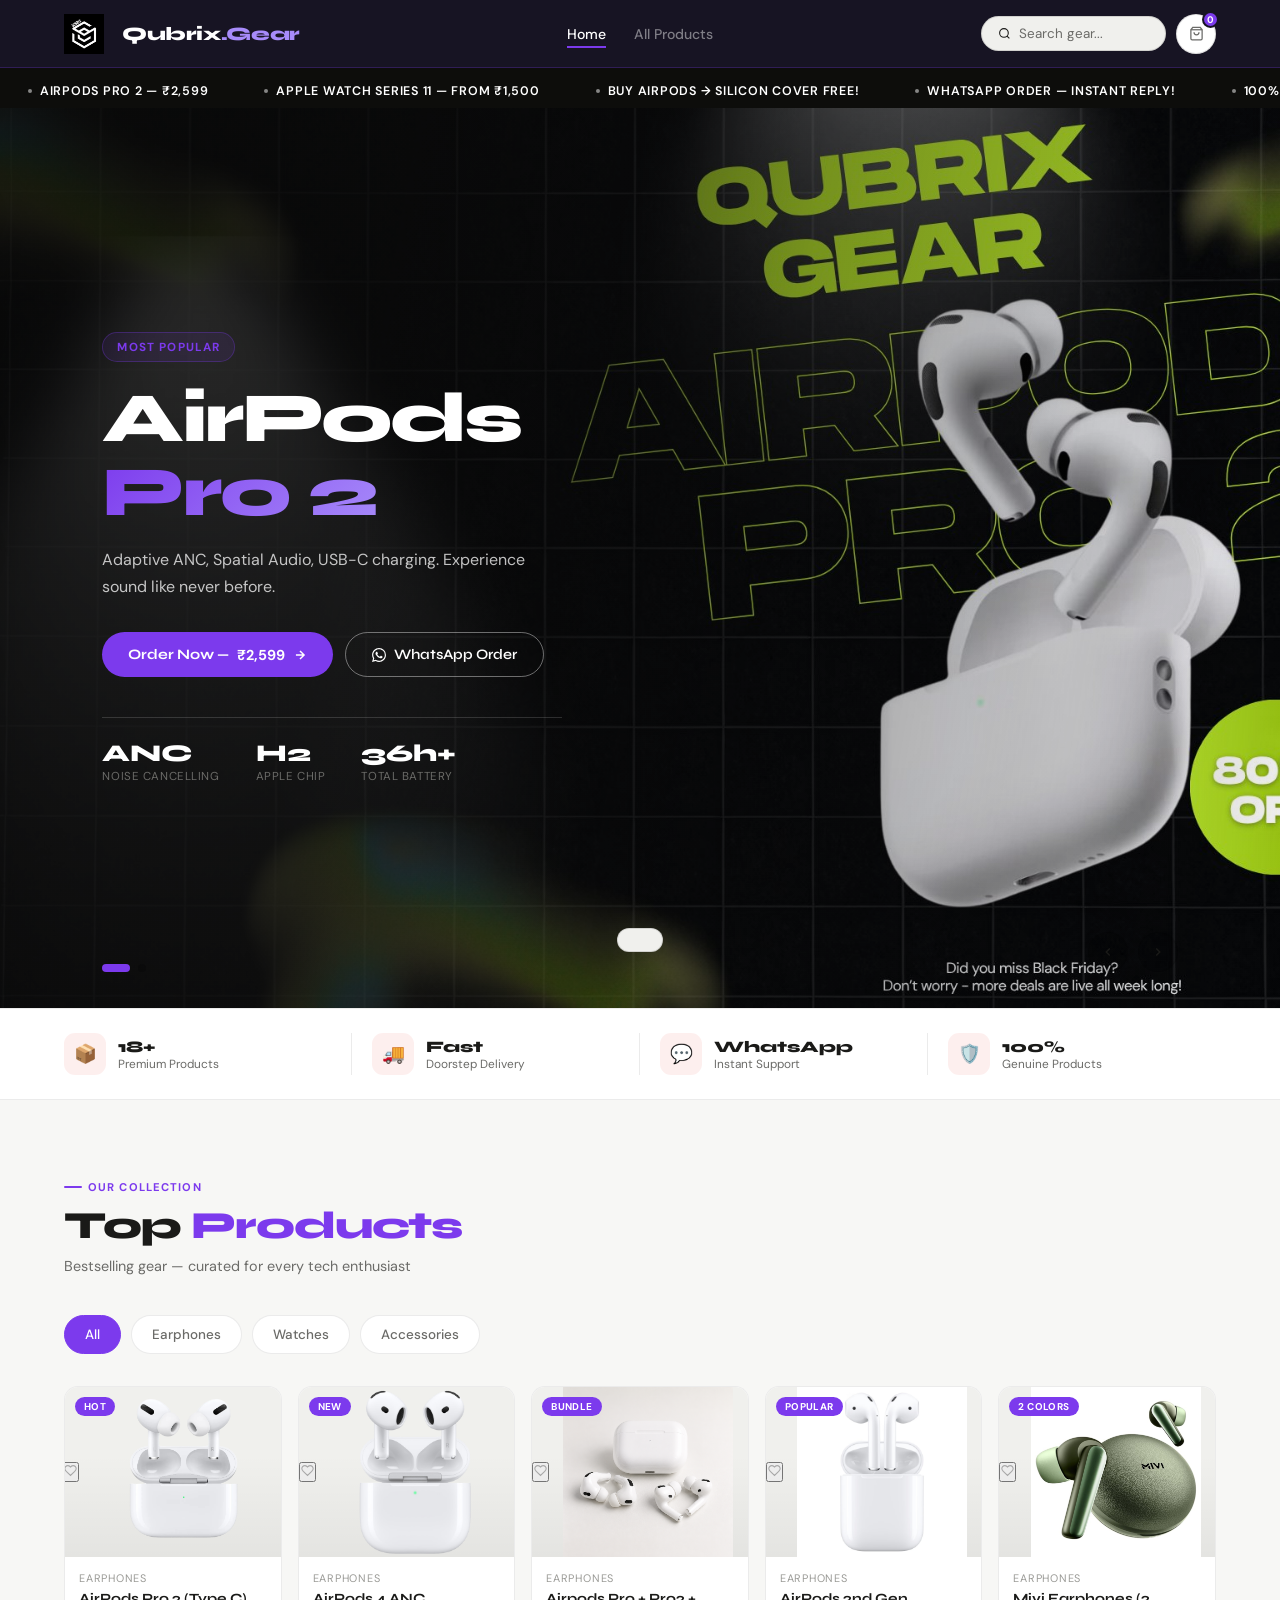
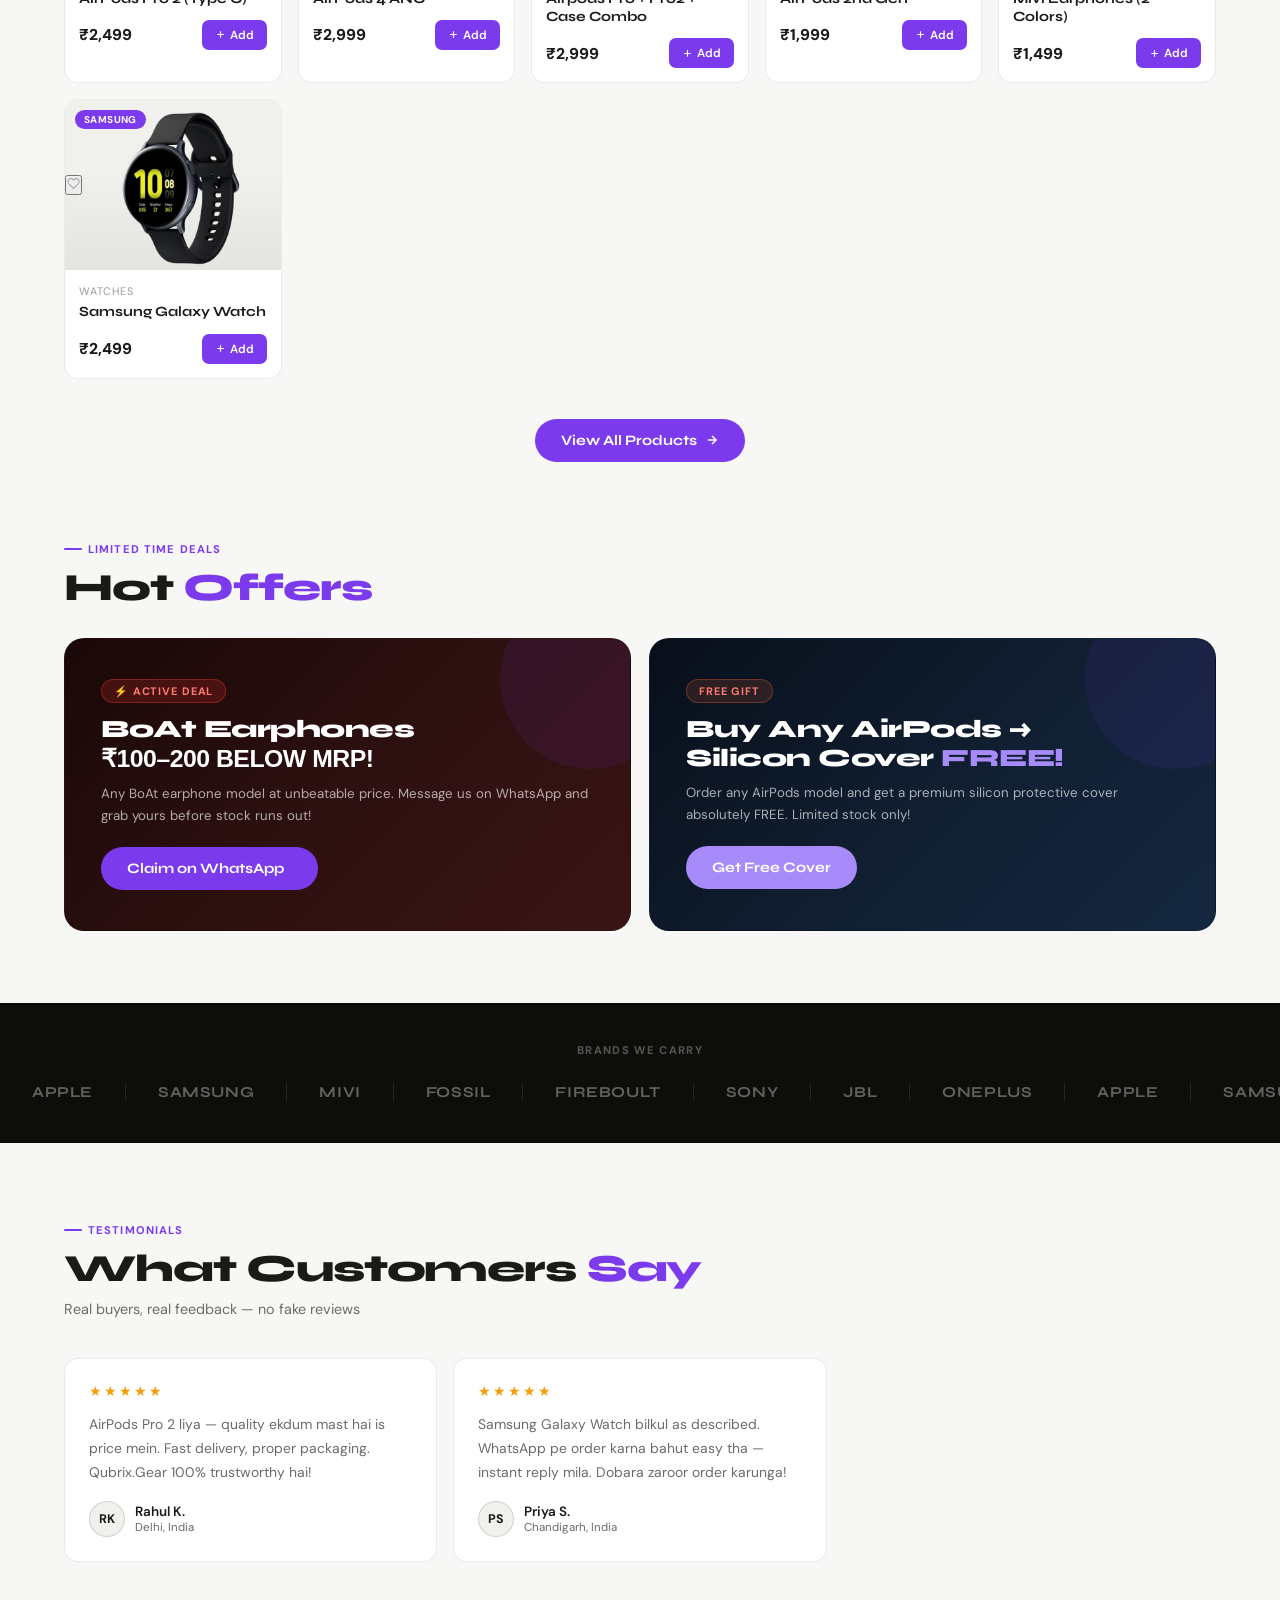
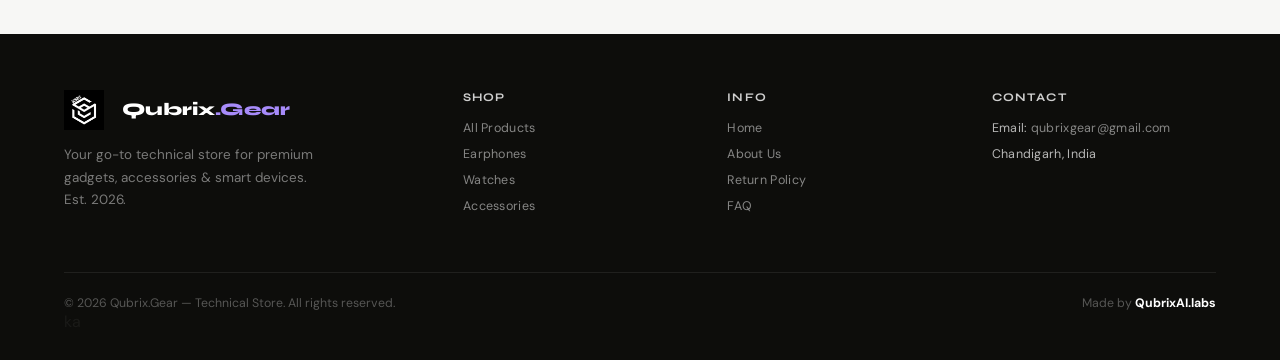
<file: index.html>
<!DOCTYPE html>
<html lang="en">

<head>
  <meta charset="UTF-8" />
  <meta name="viewport" content="width=device-width, initial-scale=1.0" />
  <title>Qubrix.Gear — Technical Store</title>
  <link rel="preconnect" href="https://fonts.googleapis.com" />
  <link rel="preconnect" href="https://fonts.gstatic.com" crossorigin />
  <link
    href="https://fonts.googleapis.com/css2?family=Syne:wght@400;600;700;800&family=DM+Sans:wght@300;400;500&display=swap"
    rel="stylesheet" />
  <link rel="stylesheet" href="style.css" />
</head>

<body>

  <!-- NAV -->
  <nav>
    <div class="nav-left-group">
      <div class="nav-menu-btn" id="mobile-menu-btn" onclick="toggleMobileMenu(event)">
        <svg width="20" height="20" fill="none" stroke="currentColor" stroke-width="2.5" viewBox="0 0 24 24" style="display: block;">
          <circle cx="12" cy="5" r="1.5" fill="currentColor"/>
          <circle cx="12" cy="12" r="1.5" fill="currentColor"/>
          <circle cx="12" cy="19" r="1.5" fill="currentColor"/>
        </svg>
      </div>
      <div class="nav-logo" onclick="showPage('home')">
        <img src="logo.png" alt="Qubrix Logo" style="height: 40px; margin-right: 8px;">
        <span class="logo-text">Qubrix<span class="logo-purple">.Gear</span></span>
      </div>
    </div>
    <ul class="nav-links">
      <li><a onclick="showPage('home')" id="nav-home" class="active">Home</a></li>
      <li><a href="products.html" id="nav-all-products">All Products</a></li>
    </ul>
    <div class="nav-right">
      <div class="nav-search">
        <svg width="13" height="13" fill="none" stroke="currentColor" stroke-width="2" viewBox="0 0 24 24">
          <circle cx="11" cy="11" r="8" />
          <path d="m21 21-4.35-4.35" />
        </svg>
        <input type="text" placeholder="Search gear..." id="main-search" oninput="handleSearch(this.value)" />
      </div>

      <div class="icon-btn" onclick="toggleCart()" title="Cart">
        <svg width="15" height="15" fill="none" stroke="currentColor" stroke-width="2" viewBox="0 0 24 24">
          <path d="M6 2 3 6v14a2 2 0 0 0 2 2h14a2 2 0 0 0 2-2V6l-3-4z" />
          <line x1="3" y1="6" x2="21" y2="6" />
          <path d="M16 10a4 4 0 0 1-8 0" />
        </svg>
        <span class="cart-count" id="cart-count">0</span>
      </div>
    </div>
  </nav>

  <!-- MARQUEE -->
  <div class="marquee-wrap">
    <div class="marquee-track" id="marquee-track"></div>
  </div>

  <!-- ═══ HOME ═══ -->
  <div class="page active" id="page-home">

    <!-- HERO -->
    <section class="hero">
      <div class="hero-slides-wrap" id="hero-slides"></div>
      <div class="hero-controls" id="hero-dots"></div>
      <div class="hero-arrows">
        <button class="hero-arrow" onclick="slideHero(-1)"><svg width="14" height="14" fill="none" stroke="currentColor"
            stroke-width="2.5" viewBox="0 0 24 24">
            <path d="M15 18l-6-6 6-6" />
          </svg></button>
        <button class="hero-arrow" onclick="slideHero(1)"><svg width="14" height="14" fill="none" stroke="currentColor"
            stroke-width="2.5" viewBox="0 0 24 24">
            <path d="M9 18l6-6-6-6" />
          </svg></button>
      </div>
    </section>

    <!-- STATS BAR -->
    <div class="stats-bar">
      <div class="stat-item">
        <div class="stat-icon">📦</div>
        <div>
          <div class="stat-val">18+</div>
          <div class="stat-label">Premium Products</div>
        </div>
      </div>
      <div class="stat-item">
        <div class="stat-icon">🚚</div>
        <div>
          <div class="stat-val">Fast</div>
          <div class="stat-label">Doorstep Delivery</div>
        </div>
      </div>
      <div class="stat-item">
        <div class="stat-icon">💬</div>
        <div>
          <div class="stat-val">WhatsApp</div>
          <div class="stat-label">Instant Support</div>
        </div>
      </div>
      <div class="stat-item">
        <div class="stat-icon">🛡️</div>
        <div>
          <div class="stat-val">100%</div>
          <div class="stat-label">Genuine Products</div>
        </div>
      </div>
    </div>

    <!-- TOP PRODUCTS -->
    <section class="section" id="top-products">
      <div class="section-header">
        <div>
          <div class="section-tag">Our Collection</div>
          <h2 class="section-title">Top <span>Products</span></h2>
          <p class="section-sub">Bestselling gear — curated for every tech enthusiast</p>
        </div>
      </div>
      <div class="cat-row" id="home-cats">
        <div class="cat-pill active" onclick="filterHome('all',this)">All</div>
        <div class="cat-pill" onclick="filterHome('earphones',this)">Earphones</div>
        <div class="cat-pill" onclick="filterHome('watches',this)">Watches</div>
        <div class="cat-pill" onclick="filterHome('accessories',this)">Accessories</div>
      </div>
      <div class="products-grid" id="top-products-grid"></div>
      <div class="show-more-wrap">
        <button class="btn-primary" onclick="window.location.href='products.html'">
          View All Products <svg width="14" height="14" fill="none" stroke="currentColor" stroke-width="2.5"
            viewBox="0 0 24 24">
            <path d="M5 12h14M12 5l7 7-7 7" />
          </svg>
        </button>
      </div>
    </section>

    <!-- OFFERS -->
    <div class="offer-section" id="offers">
      <div class="section-tag">Limited Time Deals</div>
      <h2 class="section-title" style="margin-bottom:28px;">Hot <span>Offers</span></h2>
      <div class="offer-grid">
        <div class="offer-card a">
          <div>
            <div class="offer-label">⚡ Active Deal</div>
            <h3 class="offer-card-title">BoAt Earphones<br><span style="font-family: 'Montserrat', sans-serif;">₹100–200
                BELOW MRP!</span></h3>
            <p class="offer-card-sub">Any BoAt earphone model at unbeatable price. Message us on WhatsApp and grab yours
              before stock runs out!</p>
            <button class="btn-primary" onclick="openWhatsApp('BoAt Earphones discount deal')">Claim on WhatsApp <span
                id="wa-icon1"></span></button>
          </div>
          <div class="offer-emoji"></div>
        </div>
        <div class="offer-card b">
          <div>
            <div class="offer-label"
              style="background:rgba(255,107,53,0.14);border-color:rgba(255,107,53,0.3);color:var(--accent2);">Free
              Gift</div>
            <h3 class="offer-card-title">Buy Any AirPods →<br>Silicon Cover <span
                style="color:var(--accent2);">FREE!</span></h3>
            <p class="offer-card-sub">Order any AirPods model and get a premium silicon protective cover absolutely
              FREE. Limited stock only!</p>
            <button class="btn-primary" style="background:var(--accent2);"
              onclick="openWhatsApp('AirPods + Free Silicon Cover offer')">Get Free Cover</button>
          </div>
          <div class="offer-emoji"></div>
        </div>
      </div>
    </div>

    <!-- BRANDS -->
    <div class="brands-strip">
      <div class="brands-label">Brands We Carry</div>
      <div style="overflow:hidden;">
        <div class="brands-track" id="brands-track"></div>
      </div>
    </div>

    <!-- REVIEWS -->
    <section class="section" id="reviews">
      <div class="section-header">
        <div>
          <div class="section-tag">Testimonials</div>
          <h2 class="section-title">What Customers <span>Say</span></h2>
          <p class="section-sub">Real buyers, real feedback — no fake reviews</p>
        </div>
      </div>
      <div class="reviews-grid">
        <div class="review-card">
          <div class="review-stars">★★★★★</div>
          <p class="review-text">AirPods Pro 2 liya — quality ekdum mast hai is price mein. Fast delivery, proper
            packaging. Qubrix.Gear 100% trustworthy hai!</p>
          <div class="review-author">
            <div class="review-avatar">RK</div>
            <div>
              <div class="review-name">Rahul K.</div>
              <div class="review-loc">Delhi, India</div>
            </div>
          </div>
        </div>
        <div class="review-card">
          <div class="review-stars">★★★★★</div>
          <p class="review-text">Samsung Galaxy Watch bilkul as described. WhatsApp pe order karna bahut easy tha —
            instant reply mila. Dobara zaroor order karunga!</p>
          <div class="review-author">
            <div class="review-avatar">PS</div>
            <div>
              <div class="review-name">Priya S.</div>
              <div class="review-loc">Chandigarh, India</div>
            </div>
          </div>
        </div>

      </div>
    </section>

  </div><!-- /home -->



  <!-- ═══ PRODUCT DETAIL ═══ -->
  <div class="page" id="page-product">
    <div class="product-detail" id="product-detail-content"></div>
  </div>



  <!-- FOOTER -->
  <footer>
    <div class="footer-grid">
      <div>
        <div class="footer-logo-row" onclick="showPage('home')">
          <img src="logo.png" alt="Qubrix Logo" style="height: 40px; margin-right: 8px;">
          <span class="logo-text">Qubrix<span class="logo-purple">.Gear</span></span>
        </div>
        <p class="footer-desc">Your go-to technical store for premium gadgets, accessories & smart devices. Est. 2026.
        </p>
      </div>
      <div>
        <div class="footer-col-title">Shop</div>
        <ul class="footer-links">
          <li><a href="products.html">All Products</a></li>
          <li><a href="products.html?filter=earphones">Earphones</a></li>
          <li><a href="products.html?filter=watches">Watches</a></li>
          <li><a href="products.html?filter=accessories">Accessories</a></li>
        </ul>
      </div>
      <div>
        <div class="footer-col-title">Info</div>
        <ul class="footer-links">
          <li><a href="index.html">Home</a></li>
          <li><a href="about.html">About Us</a></li>
          <li><a href="return-policy.html">Return Policy</a></li>
          <li><a href="faq.html">FAQ</a></li>
        </ul>
      </div>
      <div>
        <div class="footer-col-title">Contact</div>
        <ul class="footer-links">
          <!-- <li>Contact: <a onclick="openWhatsApp('Hello Qubrix.Gear!')">+91 7488900188</a></li> -->
          <li>Email: <a href="mailto:[EMAIL_ADDRESS]">qubrixgear@gmail.com</a></li>
          <li>Chandigarh, India</li>
        </ul>
      </div>
    </div>
    <div class="footer-bottom">
      <span>© 2026 Qubrix.Gear — Technical Store. All rights reserved.</span>
      <span>Made by <a style="color:white;font-weight:700;" href="https://qubrixailabs.in">QubrixAI.labs</a></span>
    </div>ka
  </footer>

  <!-- CART DRAWER -->
  <div class="cart-overlay" id="cart-overlay" onclick="toggleCart()"></div>
  <div class="cart-drawer" id="cart-drawer">
    <div class="cart-hd">
      <span class="cart-title">Your Cart</span>
      <button class="cart-close" onclick="toggleCart()"><svg width="14" height="14" fill="none" stroke="currentColor"
          stroke-width="2" viewBox="0 0 24 24">
          <path d="M18 6 6 18M6 6l12 12" />
        </svg></button>
    </div>
    <div class="cart-items" id="cart-items-list"></div>
    <div class="cart-foot">
      <div class="cart-total"><span>Total</span><span id="cart-total">₹0</span></div>
      <button class="btn-wa" onclick="checkoutCart()">
        <svg width="17" height="17" fill="white" viewBox="0 0 24 24">
          <path
            d="M17.472 14.382c-.297-.149-1.758-.867-2.03-.967-.273-.099-.471-.148-.67.15-.197.297-.767.966-.94 1.164-.173.199-.347.223-.644.075-.297-.15-1.255-.463-2.39-1.475-.883-.788-1.48-1.761-1.653-2.059-.173-.297-.018-.458.13-.606.134-.133.298-.347.446-.52.149-.174.198-.298.298-.497.099-.198.05-.371-.025-.52-.075-.149-.669-1.612-.916-2.207-.242-.579-.487-.5-.669-.51-.173-.008-.371-.01-.57-.01-.198 0-.52.074-.792.372-.272.297-1.04 1.016-1.04 2.479 0 1.462 1.065 2.875 1.213 3.074.149.198 2.096 3.2 5.077 4.487.709.306 1.262.489 1.694.625.712.227 1.36.195 1.871.118.571-.085 1.758-.719 2.006-1.413.248-.694.248-1.289.173-1.413-.074-.124-.272-.198-.57-.347m-5.421 7.403h-.004a9.87 9.87 0 01-5.031-1.378l-.361-.214-3.741.982.998-3.648-.235-.374a9.86 9.86 0 01-1.51-5.26c.001-5.45 4.436-9.884 9.888-9.884 2.64 0 5.122 1.03 6.988 2.898a9.825 9.825 0 012.893 6.994c-.003 5.45-4.437 9.884-9.885 9.884m8.413-18.297A11.815 11.815 0 0012.05 0C5.495 0 .16 5.335.157 11.892c0 2.096.547 4.142 1.588 5.945L.057 24l6.305-1.654a11.882 11.882 0 005.683 1.448h.005c6.554 0 11.89-5.335 11.893-11.893a11.821 11.821 0 00-3.48-8.413Z" />
        </svg>
        Order on WhatsApp
      </button>
    </div>
  </div>
  <div class="toast" id="toast"></div>

  <script src="script.js"></script>
</body>

</html>
</file>
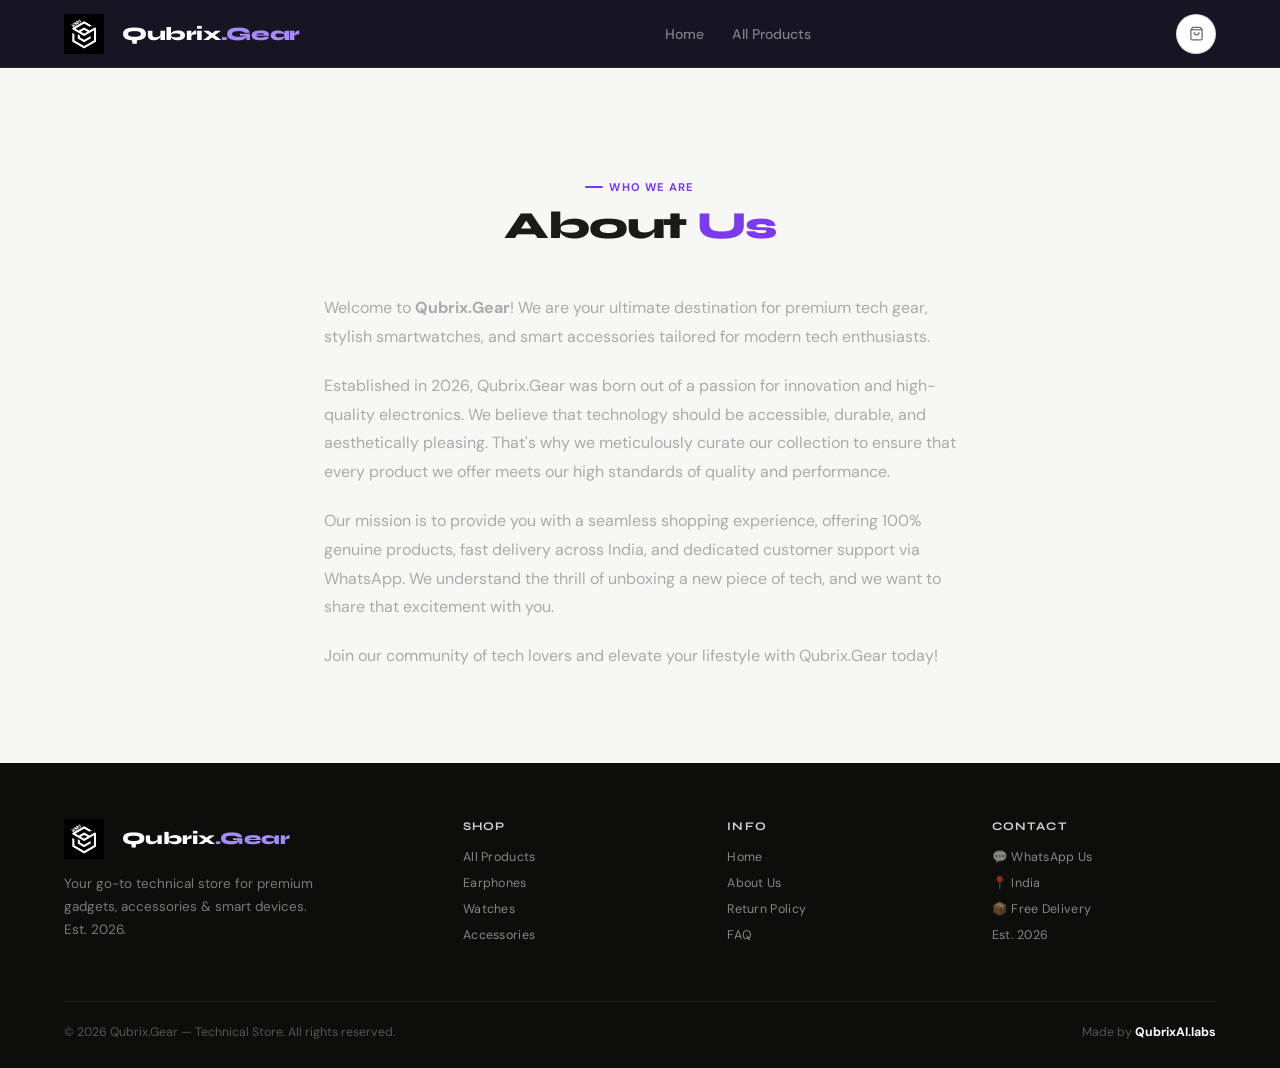
<file: about.html>
<!DOCTYPE html>
<html lang="en">

<head>
  <meta charset="UTF-8" />
  <meta name="viewport" content="width=device-width, initial-scale=1.0" />
  <title>About Us — Qubrix.Gear</title>
  <link rel="preconnect" href="https://fonts.googleapis.com" />
  <link rel="preconnect" href="https://fonts.gstatic.com" crossorigin />
  <link
    href="https://fonts.googleapis.com/css2?family=Syne:wght@400;600;700;800&family=DM+Sans:wght@300;400;500&display=swap"
    rel="stylesheet" />
  <link rel="stylesheet" href="style.css" />
</head>

<body>

  <!-- NAV -->
  <nav>
    <div class="nav-left-group">
      <div class="nav-menu-btn" id="mobile-menu-btn" onclick="toggleMobileMenu(event)">
        <svg width="20" height="20" fill="none" stroke="currentColor" stroke-width="2.5" viewBox="0 0 24 24" style="display: block;">
          <circle cx="12" cy="5" r="1.5" fill="currentColor"/>
          <circle cx="12" cy="12" r="1.5" fill="currentColor"/>
          <circle cx="12" cy="19" r="1.5" fill="currentColor"/>
        </svg>
      </div>
      <div class="nav-logo" onclick="window.location.href='index.html'">
        <img src="logo.png" alt="Qubrix Logo" style="height: 40px; margin-right: 8px;">
        <span class="logo-text">Qubrix<span class="logo-purple">.Gear</span></span>
      </div>
    </div>
    <ul class="nav-links">
      <li><a href="index.html">Home</a></li>
      <li><a href="products.html">All Products</a></li>
    </ul>
    <div class="nav-right">

      <div class="icon-btn" onclick="window.location.href='index.html'" title="Cart">
        <svg width="15" height="15" fill="none" stroke="currentColor" stroke-width="2" viewBox="0 0 24 24">
          <path d="M6 2 3 6v14a2 2 0 0 0 2 2h14a2 2 0 0 0 2-2V6l-3-4z" />
          <line x1="3" y1="6" x2="21" y2="6" />
          <path d="M16 10a4 4 0 0 1-8 0" />
        </svg>
      </div>
    </div>
  </nav>

  <!-- CONTENT -->
  <div
    style="padding-top: 100px; min-height: 80vh; max-width: 800px; margin: 0 auto; padding-left: 20px; padding-right: 20px;">
    <section class="section">
      <div class="section-header" style="justify-content: center; text-align: center;">
        <div>
          <div class="section-tag">Who we are</div>
          <h2 class="section-title">About <span>Us</span></h2>
        </div>
      </div>
      <div style="margin-top: 40px; line-height: 1.8; color: #aaa; font-family: 'DM Sans', sans-serif;">
        <p style="margin-bottom: 20px;">Welcome to <strong>Qubrix.Gear</strong>! We are your ultimate destination for
          premium tech gear, stylish smartwatches, and smart accessories tailored for modern tech
          enthusiasts.</p>
        <p style="margin-bottom: 20px;">Established in 2026, Qubrix.Gear was born out of a passion for innovation and
          high-quality electronics. We believe that technology should be accessible, durable, and aesthetically
          pleasing. That's why we meticulously curate our collection to ensure that every product we offer meets our
          high standards of quality and performance.</p>
        <p style="margin-bottom: 20px;">Our mission is to provide you with a seamless shopping experience, offering 100%
          genuine products, fast delivery across India, and dedicated customer support via WhatsApp. We understand the
          thrill of unboxing a new piece of tech, and we want to share that excitement with you.</p>
        <p style="margin-bottom: 20px;">Join our community of tech lovers and elevate your lifestyle with Qubrix.Gear
          today!</p>
      </div>
    </section>
  </div>

  <!-- FOOTER -->
  <footer>
    <div class="footer-grid">
      <div>
        <div class="footer-logo-row" onclick="window.location.href='index.html'">
          <img src="logo.png" alt="Qubrix Logo" style="height: 40px; margin-right: 8px;">
          <span class="logo-text">Qubrix<span class="logo-purple">.Gear</span></span>
        </div>
        <p class="footer-desc">Your go-to technical store for premium gadgets, accessories & smart devices. Est. 2026.
        </p>
      </div>
      <div>
        <div class="footer-col-title">Shop</div>
        <ul class="footer-links">
          <li><a href="products.html">All Products</a></li>
          <li><a href="products.html?filter=earphones">Earphones</a></li>
          <li><a href="products.html?filter=watches">Watches</a></li>
          <li><a href="products.html?filter=accessories">Accessories</a></li>
        </ul>
      </div>
      <div>
        <div class="footer-col-title">Info</div>
        <ul class="footer-links">
          <li><a href="index.html">Home</a></li>
          <li><a href="about.html">About Us</a></li>
          <li><a href="return-policy.html">Return Policy</a></li>
          <li><a href="faq.html">FAQ</a></li>
        </ul>
      </div>
      <div>
        <div class="footer-col-title">Contact</div>
        <ul class="footer-links">
          <li><a href="https://wa.me/917488900188?text=Hello Qubrix.Gear!">💬 WhatsApp Us</a></li>
          <li><a>📍 India</a></li>
          <li><a>📦 Free Delivery</a></li>
          <li><a>Est. 2026</a></li>
        </ul>
      </div>
    </div>
    <div class="footer-bottom">
      <span>© 2026 Qubrix.Gear — Technical Store. All rights reserved.</span>
      <span>Made by <a style="color:white;font-weight:700;" href="https://qubrixailabs.in">QubrixAI.labs</a></span>
    </div>
  </footer>

</body>

</html>
</file>
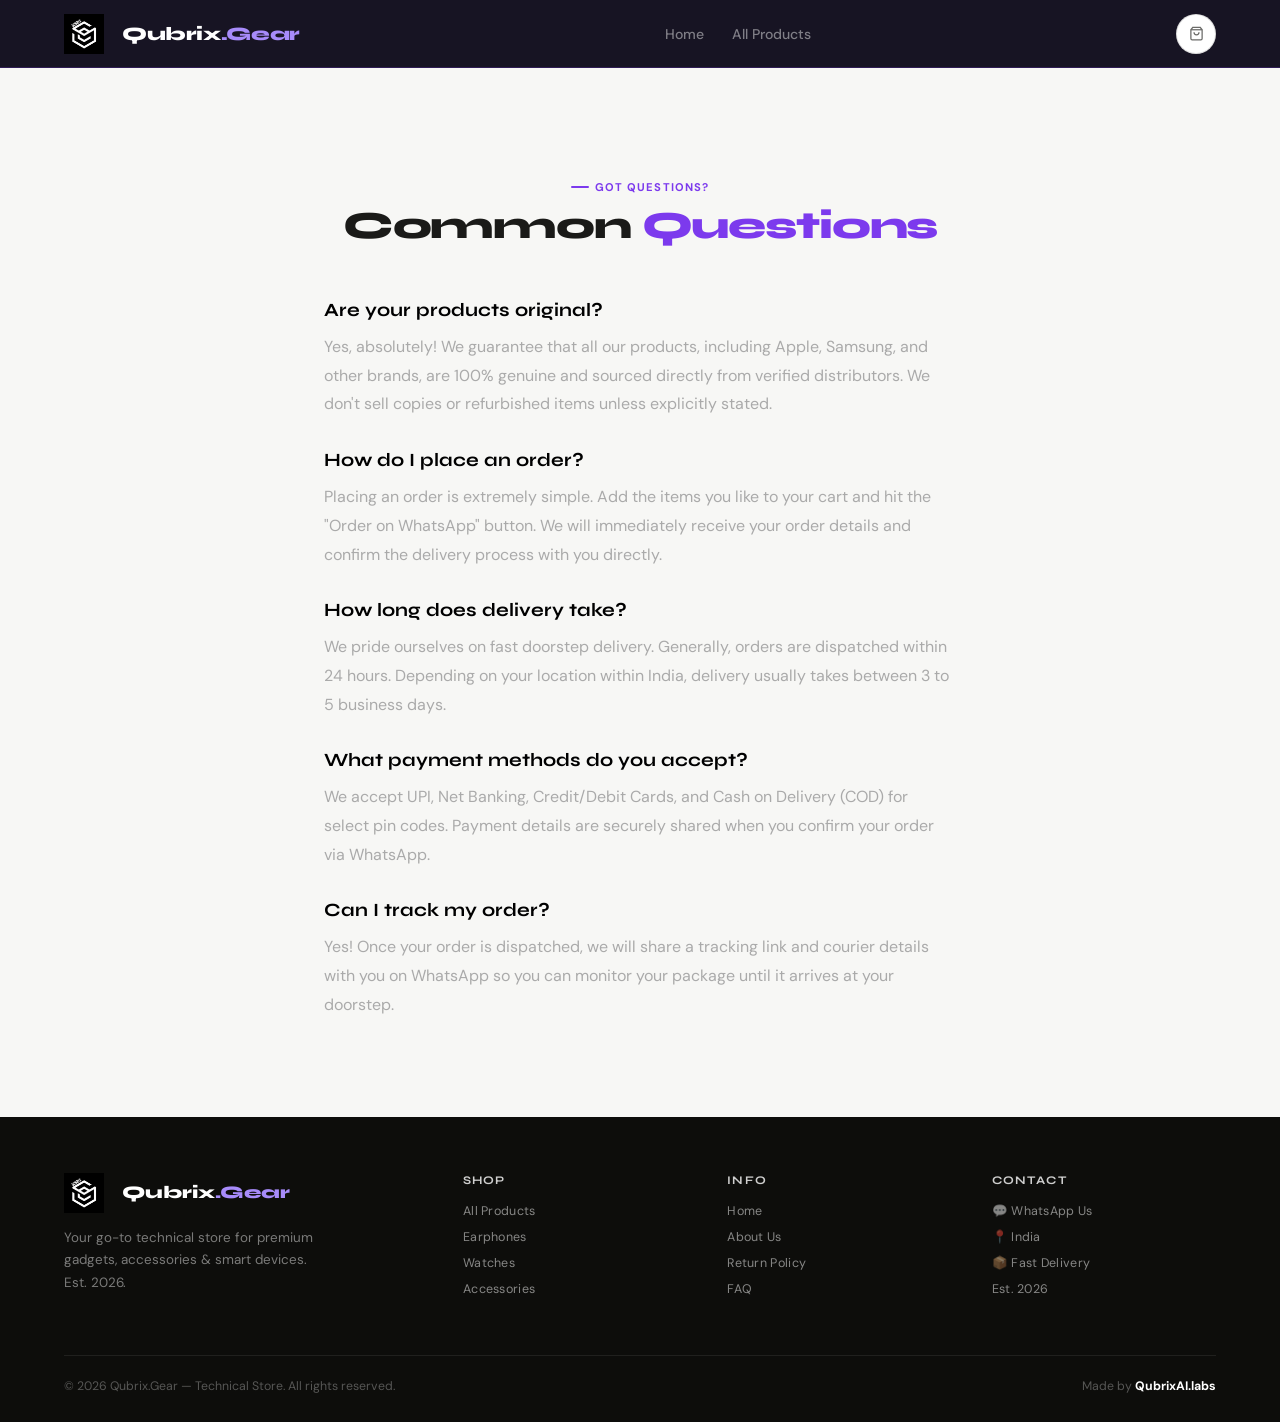
<file: faq.html>
<!DOCTYPE html>
<html lang="en">

<head>
  <meta charset="UTF-8" />
  <meta name="viewport" content="width=device-width, initial-scale=1.0" />
  <title>FAQ — Qubrix.Gear</title>
  <link rel="preconnect" href="https://fonts.googleapis.com" />
  <link rel="preconnect" href="https://fonts.gstatic.com" crossorigin />
  <link
    href="https://fonts.googleapis.com/css2?family=Syne:wght@400;600;700;800&family=DM+Sans:wght@300;400;500&display=swap"
    rel="stylesheet" />
  <link rel="stylesheet" href="style.css" />
</head>

<body>

  <!-- NAV -->
  <nav>
    <div class="nav-left-group">
      <div class="nav-menu-btn" id="mobile-menu-btn" onclick="toggleMobileMenu(event)">
        <svg width="20" height="20" fill="none" stroke="currentColor" stroke-width="2.5" viewBox="0 0 24 24" style="display: block;">
          <circle cx="12" cy="5" r="1.5" fill="currentColor"/>
          <circle cx="12" cy="12" r="1.5" fill="currentColor"/>
          <circle cx="12" cy="19" r="1.5" fill="currentColor"/>
        </svg>
      </div>
      <div class="nav-logo" onclick="window.location.href='index.html'">
        <img src="logo.png" alt="Qubrix Logo" style="height: 40px; margin-right: 8px;">
        <span class="logo-text">Qubrix<span class="logo-purple">.Gear</span></span>
      </div>
    </div>
    <ul class="nav-links">
      <li><a href="index.html">Home</a></li>
      <li><a href="products.html">All Products</a></li>
    </ul>
    <div class="nav-right">

      <div class="icon-btn" onclick="window.location.href='index.html'" title="Cart">
        <svg width="15" height="15" fill="none" stroke="currentColor" stroke-width="2" viewBox="0 0 24 24">
          <path d="M6 2 3 6v14a2 2 0 0 0 2 2h14a2 2 0 0 0 2-2V6l-3-4z" />
          <line x1="3" y1="6" x2="21" y2="6" />
          <path d="M16 10a4 4 0 0 1-8 0" />
        </svg>
      </div>
    </div>
  </nav>

  <!-- CONTENT -->
  <div
    style="padding-top: 100px; min-height: 80vh; max-width: 800px; margin: 0 auto; padding-left: 20px; padding-right: 20px;">
    <section class="section">
      <div class="section-header" style="justify-content: center; text-align: center;">
        <div>
          <div class="section-tag">Got questions?</div>
          <h2 class="section-title">Common <span>Questions</span></h2>
        </div>
      </div>
      <div style="margin-top: 40px; line-height: 1.8; color: #aaa; font-family: 'DM Sans', sans-serif;">
        <h3 style="color: rgb(0, 0, 0); margin-bottom: 5px; font-family: 'Syne', sans-serif;">Are your products original?</h3>
        <p style="margin-bottom: 25px;">Yes, absolutely! We guarantee that all our products, including Apple, Samsung,
          and other brands, are 100% genuine and sourced directly from verified distributors. We don't sell copies or
          refurbished items unless explicitly stated.</p>

        <h3 style="color: rgb(0, 0, 0); margin-bottom: 5px; font-family: 'Syne', sans-serif;">How do I place an order?</h3>
        <p style="margin-bottom: 25px;">Placing an order is extremely simple. Add the items you like to your cart and
          hit the "Order on WhatsApp" button. We will immediately receive your order details and confirm the delivery
          process with you directly.</p>

        <h3 style="color: rgb(0, 0, 0); margin-bottom: 5px; font-family: 'Syne', sans-serif;">How long does delivery take?</h3>
        <p style="margin-bottom: 25px;">We pride ourselves on fast doorstep delivery. Generally, orders are dispatched
          within 24 hours. Depending on your location within India, delivery usually takes between 3 to 5 business days.
        </p>

        <h3 style="color: rgb(0, 0, 0); margin-bottom: 5px; font-family: 'Syne', sans-serif;">What payment methods do you
          accept?</h3>
        <p style="margin-bottom: 25px;">We accept UPI, Net Banking, Credit/Debit Cards, and Cash on Delivery (COD) for
          select pin codes. Payment details are securely shared when you confirm your order via WhatsApp.</p>

        <h3 style="color: rgb(0, 0, 0); margin-bottom: 5px; font-family: 'Syne', sans-serif;">Can I track my order?</h3>
        <p style="margin-bottom: 25px;">Yes! Once your order is dispatched, we will share a tracking link and courier
          details with you on WhatsApp so you can monitor your package until it arrives at your doorstep.</p>
      </div>
    </section>
  </div>

  <!-- FOOTER -->
  <footer>
    <div class="footer-grid">
      <div>
        <div class="footer-logo-row" onclick="window.location.href='index.html'">
          <img src="logo.png" alt="Qubrix Logo" style="height: 40px; margin-right: 8px;">
          <span class="logo-text">Qubrix<span class="logo-purple">.Gear</span></span>
        </div>
        <p class="footer-desc">Your go-to technical store for premium gadgets, accessories & smart devices. Est. 2026.
        </p>
      </div>
      <div>
        <div class="footer-col-title">Shop</div>
        <ul class="footer-links">
          <li><a href="products.html">All Products</a></li>
          <li><a href="products.html?filter=earphones">Earphones</a></li>
          <li><a href="products.html?filter=watches">Watches</a></li>
          <li><a href="products.html?filter=accessories">Accessories</a></li>
        </ul>
      </div>
      <div>
        <div class="footer-col-title">Info</div>
        <ul class="footer-links">
          <li><a href="index.html">Home</a></li>
          <li><a href="about.html">About Us</a></li>
          <li><a href="return-policy.html">Return Policy</a></li>
          <li><a href="faq.html">FAQ</a></li>
        </ul>
      </div>
      <div>
        <div class="footer-col-title">Contact</div>
        <ul class="footer-links">
          <li><a href="https://wa.me/917488900188?text=Hello Qubrix.Gear!">💬 WhatsApp Us</a></li>
          <li><a>📍 India</a></li>
          <li><a>📦 Fast Delivery</a></li>
          <li><a>Est. 2026</a></li>
        </ul>
      </div>
    </div>
    <div class="footer-bottom">
      <span>© 2026 Qubrix.Gear — Technical Store. All rights reserved.</span>
      <span>Made by <a style="color:white;font-weight:700;" href="https://qubrixailabs.in">QubrixAI.labs</a></span>
    </div>
  </footer>

</body>

</html>
</file>
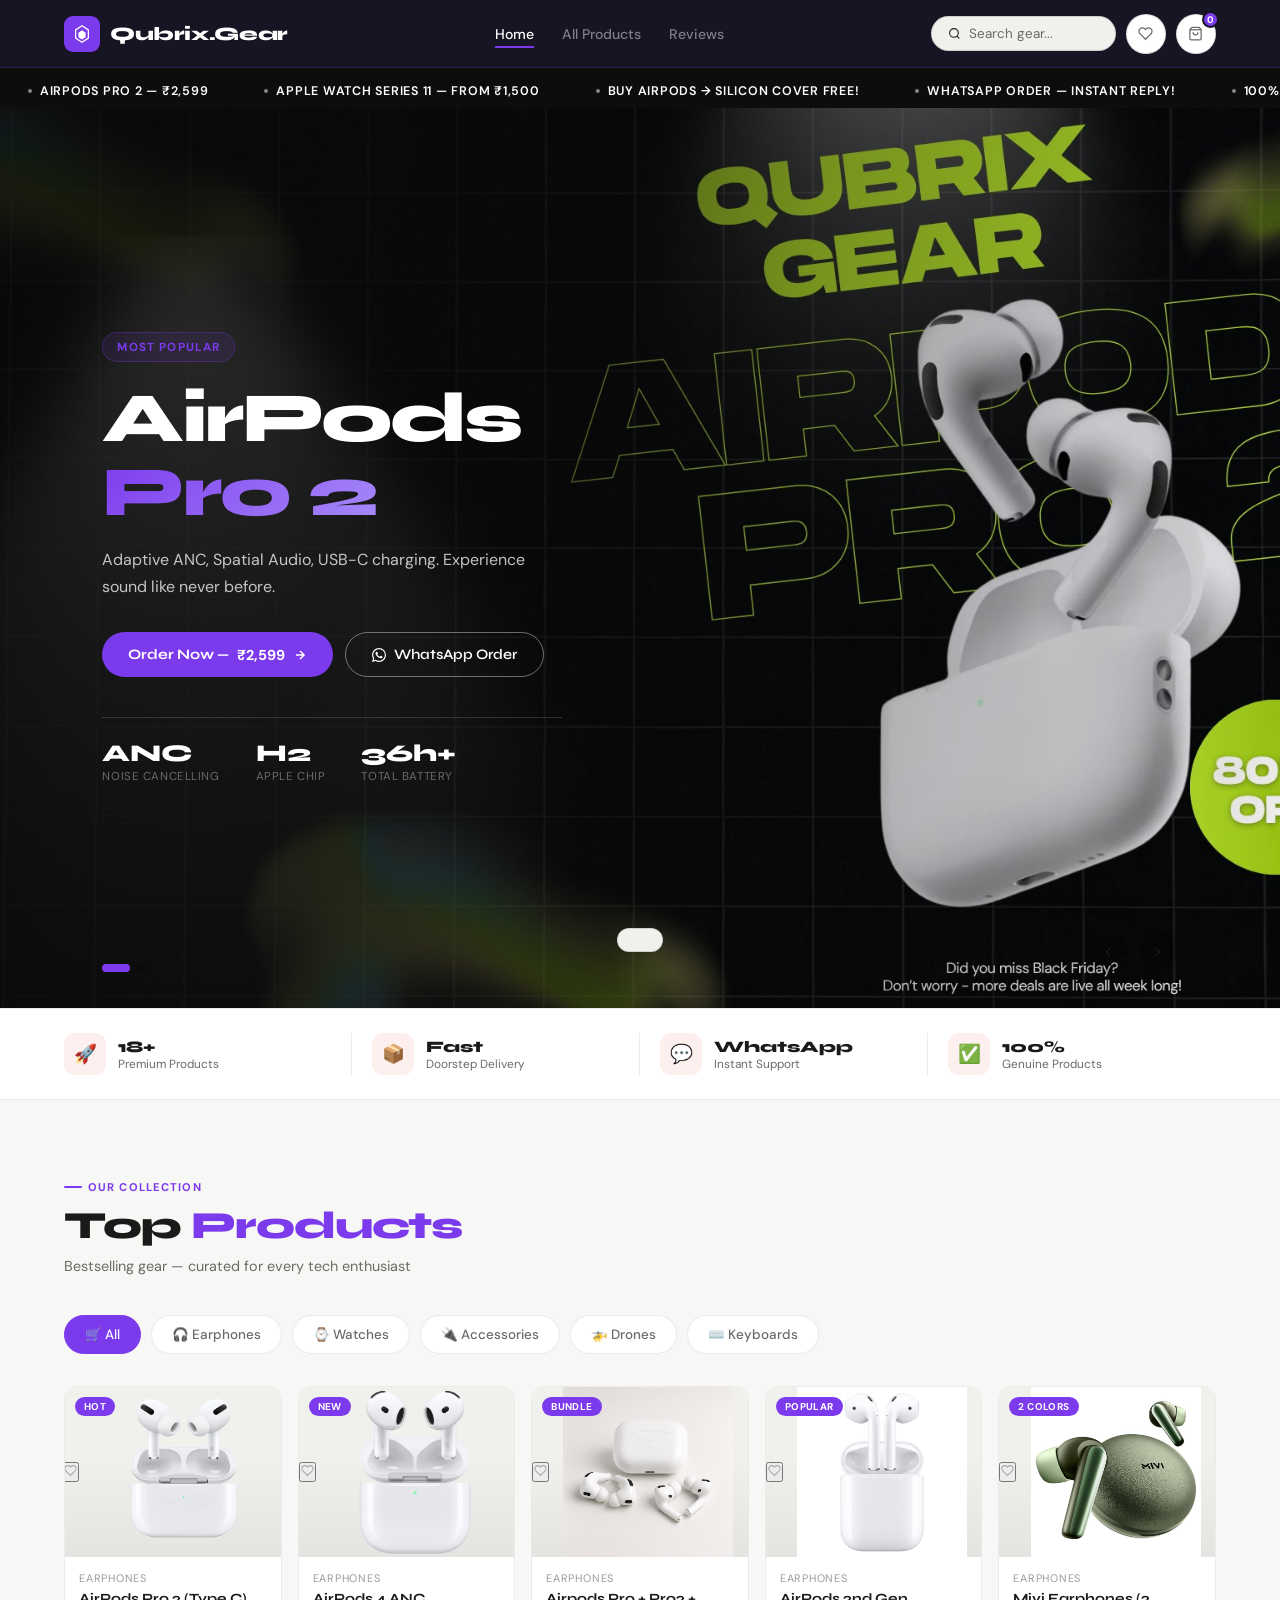
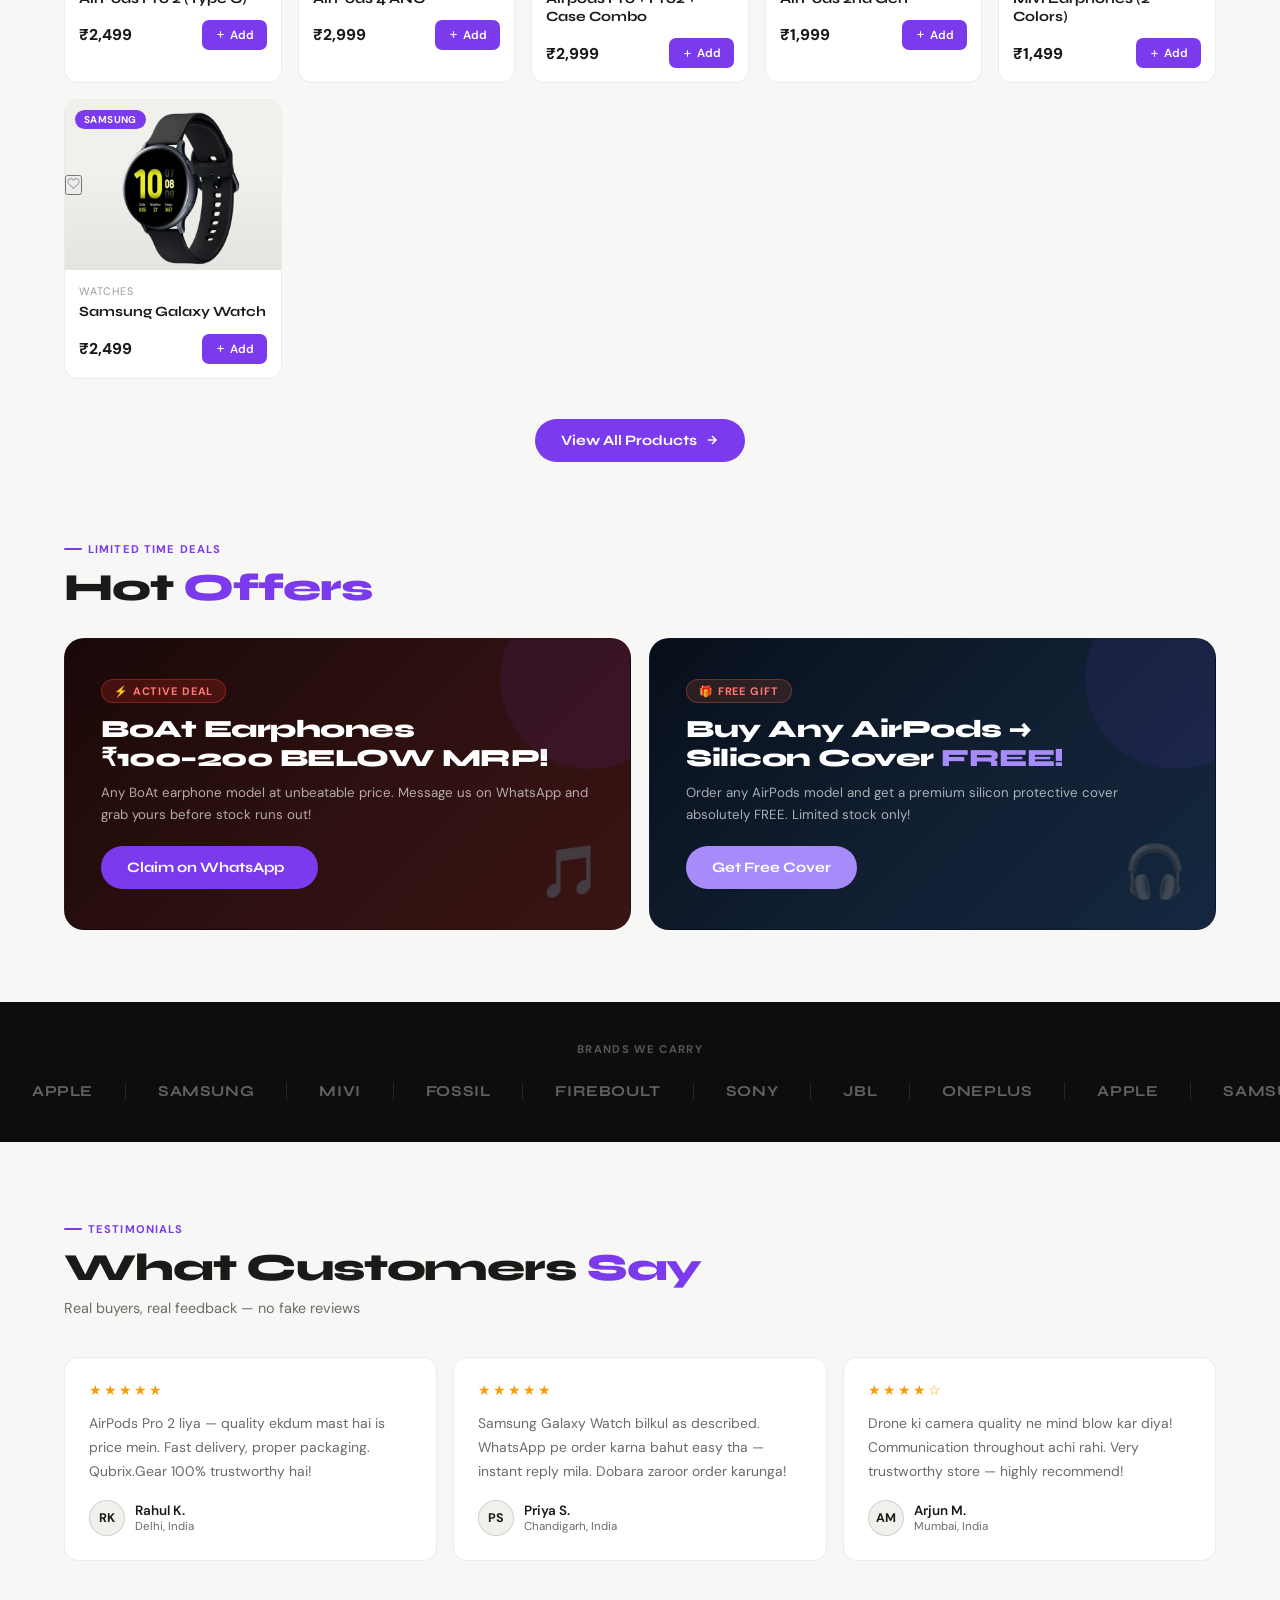
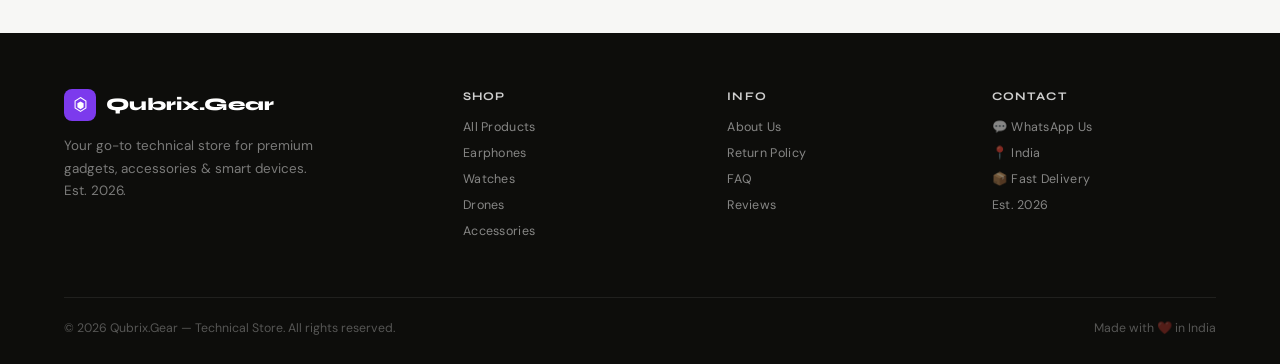
<file: index (2).html>
<!DOCTYPE html>
<html lang="en">
<head>
<meta charset="UTF-8"/>
<meta name="viewport" content="width=device-width, initial-scale=1.0"/>
<title>Qubrix.Gear — Technical Store</title>
<link rel="preconnect" href="https://fonts.googleapis.com"/>
<link rel="preconnect" href="https://fonts.gstatic.com" crossorigin/>
<link href="https://fonts.googleapis.com/css2?family=Syne:wght@400;600;700;800&family=DM+Sans:wght@300;400;500&display=swap" rel="stylesheet"/>
<link rel="stylesheet" href="style.css"/>
</head>
<body>

<!-- NAV -->
<nav>
  <div class="nav-logo" onclick="showPage('home')">
    <div class="nav-logo-icon">
      <svg viewBox="0 0 22 22" fill="none" width="20" height="20">
        <path d="M11 2L18 6.5V15.5L11 20L4 15.5V6.5L11 2Z" stroke="white" stroke-width="1.4"/>
        <path d="M11 7L15 9.5V14.5L11 17L7 14.5V9.5L11 7Z" fill="white"/>
      </svg>
    </div>
    Qubrix.Gear
  </div>
  <ul class="nav-links">
    <li><a onclick="showPage('home')" id="nav-home" class="active">Home</a></li>
    <li><a onclick="showPage('all-products')" id="nav-all-products">All Products</a></li>
    <li><a onclick="scrollToId('reviews')">Reviews</a></li>
  </ul>
  <div class="nav-right">
    <div class="nav-search">
      <svg width="13" height="13" fill="none" stroke="currentColor" stroke-width="2" viewBox="0 0 24 24"><circle cx="11" cy="11" r="8"/><path d="m21 21-4.35-4.35"/></svg>
      <input type="text" placeholder="Search gear..." id="main-search" oninput="handleSearch(this.value)"/>
    </div>
    <div class="icon-btn" onclick="toggleWishlistPage()" title="Wishlist">
      <svg width="15" height="15" fill="none" stroke="currentColor" stroke-width="2" viewBox="0 0 24 24"><path d="M20.84 4.61a5.5 5.5 0 0 0-7.78 0L12 5.67l-1.06-1.06a5.5 5.5 0 0 0-7.78 7.78l1.06 1.06L12 21.23l7.78-7.78 1.06-1.06a5.5 5.5 0 0 0 0-7.78z"/></svg>
    </div>
    <div class="icon-btn" onclick="toggleCart()" title="Cart">
      <svg width="15" height="15" fill="none" stroke="currentColor" stroke-width="2" viewBox="0 0 24 24"><path d="M6 2 3 6v14a2 2 0 0 0 2 2h14a2 2 0 0 0 2-2V6l-3-4z"/><line x1="3" y1="6" x2="21" y2="6"/><path d="M16 10a4 4 0 0 1-8 0"/></svg>
      <span class="cart-count" id="cart-count">0</span>
    </div>
  </div>
</nav>

<!-- MARQUEE -->
<div class="marquee-wrap"><div class="marquee-track" id="marquee-track"></div></div>

<!-- ═══ HOME ═══ -->
<div class="page active" id="page-home">

<!-- HERO -->
<section class="hero">
  <div class="hero-slides-wrap" id="hero-slides"></div>
  <div class="hero-controls" id="hero-dots"></div>
  <div class="hero-arrows">
    <button class="hero-arrow" onclick="slideHero(-1)"><svg width="14" height="14" fill="none" stroke="currentColor" stroke-width="2.5" viewBox="0 0 24 24"><path d="M15 18l-6-6 6-6"/></svg></button>
    <button class="hero-arrow" onclick="slideHero(1)"><svg width="14" height="14" fill="none" stroke="currentColor" stroke-width="2.5" viewBox="0 0 24 24"><path d="M9 18l6-6-6-6"/></svg></button>
  </div>
</section>

<!-- STATS BAR -->
<div class="stats-bar">
  <div class="stat-item"><div class="stat-icon">🚀</div><div><div class="stat-val">18+</div><div class="stat-label">Premium Products</div></div></div>
  <div class="stat-item"><div class="stat-icon">📦</div><div><div class="stat-val">Fast</div><div class="stat-label">Doorstep Delivery</div></div></div>
  <div class="stat-item"><div class="stat-icon">💬</div><div><div class="stat-val">WhatsApp</div><div class="stat-label">Instant Support</div></div></div>
  <div class="stat-item"><div class="stat-icon">✅</div><div><div class="stat-val">100%</div><div class="stat-label">Genuine Products</div></div></div>
</div>

<!-- TOP PRODUCTS -->
<section class="section" id="top-products">
  <div class="section-header">
    <div>
      <div class="section-tag">Our Collection</div>
      <h2 class="section-title">Top <span>Products</span></h2>
      <p class="section-sub">Bestselling gear — curated for every tech enthusiast</p>
    </div>
  </div>
  <div class="cat-row" id="home-cats">
    <div class="cat-pill active" onclick="filterHome('all',this)">🛒 All</div>
    <div class="cat-pill" onclick="filterHome('earphones',this)">🎧 Earphones</div>
    <div class="cat-pill" onclick="filterHome('watches',this)">⌚ Watches</div>
    <div class="cat-pill" onclick="filterHome('accessories',this)">🔌 Accessories</div>
    <div class="cat-pill" onclick="filterHome('drones',this)">🚁 Drones</div>
    <div class="cat-pill" onclick="filterHome('keyboards',this)">⌨️ Keyboards</div>
  </div>
  <div class="products-grid" id="top-products-grid"></div>
  <div class="show-more-wrap">
    <button class="btn-primary" onclick="showPage('all-products')">
      View All Products <svg width="14" height="14" fill="none" stroke="currentColor" stroke-width="2.5" viewBox="0 0 24 24"><path d="M5 12h14M12 5l7 7-7 7"/></svg>
    </button>
  </div>
</section>

<!-- OFFERS -->
<div class="offer-section" id="offers">
  <div class="section-tag">Limited Time Deals</div>
  <h2 class="section-title" style="margin-bottom:28px;">Hot <span>Offers</span></h2>
  <div class="offer-grid">
    <div class="offer-card a">
      <div>
        <div class="offer-label">⚡ Active Deal</div>
        <h3 class="offer-card-title">BoAt Earphones<br>₹100–200 BELOW MRP!</h3>
        <p class="offer-card-sub">Any BoAt earphone model at unbeatable price. Message us on WhatsApp and grab yours before stock runs out!</p>
        <button class="btn-primary" onclick="openWhatsApp('BoAt Earphones discount deal')">Claim on WhatsApp <span id="wa-icon1"></span></button>
      </div>
      <div class="offer-emoji">🎵</div>
    </div>
    <div class="offer-card b">
      <div>
        <div class="offer-label" style="background:rgba(255,107,53,0.14);border-color:rgba(255,107,53,0.3);color:var(--accent2);">🎁 Free Gift</div>
        <h3 class="offer-card-title">Buy Any AirPods →<br>Silicon Cover <span style="color:var(--accent2);">FREE!</span></h3>
        <p class="offer-card-sub">Order any AirPods model and get a premium silicon protective cover absolutely FREE. Limited stock only!</p>
        <button class="btn-primary" style="background:var(--accent2);" onclick="openWhatsApp('AirPods + Free Silicon Cover offer')">Get Free Cover</button>
      </div>
      <div class="offer-emoji">🎧</div>
    </div>
  </div>
</div>

<!-- BRANDS -->
<div class="brands-strip">
  <div class="brands-label">Brands We Carry</div>
  <div style="overflow:hidden;"><div class="brands-track" id="brands-track"></div></div>
</div>

<!-- REVIEWS -->
<section class="section" id="reviews">
  <div class="section-header">
    <div>
      <div class="section-tag">Testimonials</div>
      <h2 class="section-title">What Customers <span>Say</span></h2>
      <p class="section-sub">Real buyers, real feedback — no fake reviews</p>
    </div>
  </div>
  <div class="reviews-grid">
    <div class="review-card">
      <div class="review-stars">★★★★★</div>
      <p class="review-text">AirPods Pro 2 liya — quality ekdum mast hai is price mein. Fast delivery, proper packaging. Qubrix.Gear 100% trustworthy hai!</p>
      <div class="review-author"><div class="review-avatar">RK</div><div><div class="review-name">Rahul K.</div><div class="review-loc">Delhi, India</div></div></div>
    </div>
    <div class="review-card">
      <div class="review-stars">★★★★★</div>
      <p class="review-text">Samsung Galaxy Watch bilkul as described. WhatsApp pe order karna bahut easy tha — instant reply mila. Dobara zaroor order karunga!</p>
      <div class="review-author"><div class="review-avatar">PS</div><div><div class="review-name">Priya S.</div><div class="review-loc">Chandigarh, India</div></div></div>
    </div>
    <div class="review-card">
      <div class="review-stars">★★★★☆</div>
      <p class="review-text">Drone ki camera quality ne mind blow kar diya! Communication throughout achi rahi. Very trustworthy store — highly recommend!</p>
      <div class="review-author"><div class="review-avatar">AM</div><div><div class="review-name">Arjun M.</div><div class="review-loc">Mumbai, India</div></div></div>
    </div>
  </div>
</section>

</div><!-- /home -->

<!-- ═══ ALL PRODUCTS ═══ -->
<div class="page" id="page-all-products">
  <div class="page-header">
    <button class="back-btn" onclick="showPage('home')"><svg width="13" height="13" fill="none" stroke="currentColor" stroke-width="2" viewBox="0 0 24 24"><path d="M19 12H5M12 19l-7-7 7-7"/></svg> Back</button>
    <h1>All Products</h1>
    <p style="color:var(--muted);margin-top:5px;font-size:0.86rem;" id="all-count">Showing all products</p>
  </div>
  <div class="filter-bar">
    <div class="filter-chip active" onclick="filterAll('all',this)">🛒 All</div>
    <div class="filter-chip" onclick="filterAll('earphones',this)">🎧 Earphones</div>
    <div class="filter-chip" onclick="filterAll('watches',this)">⌚ Watches</div>
    <div class="filter-chip" onclick="filterAll('accessories',this)">🔌 Accessories</div>
    <div class="filter-chip" onclick="filterAll('drones',this)">🚁 Drones</div>
    <div class="filter-chip" onclick="filterAll('keyboards',this)">⌨️ Keyboards</div>
  </div>
  <div class="all-products-grid" id="all-products-grid"></div>
</div>

<!-- ═══ PRODUCT DETAIL ═══ -->
<div class="page" id="page-product">
  <div class="product-detail" id="product-detail-content"></div>
</div>

<!-- ═══ WISHLIST ═══ -->
<div class="page" id="page-wishlist">
  <div style="padding:36px 5vw;">
    <button class="back-btn" onclick="showPage('home')"><svg width="13" height="13" fill="none" stroke="currentColor" stroke-width="2" viewBox="0 0 24 24"><path d="M19 12H5M12 19l-7-7 7-7"/></svg> Back</button>
    <div style="margin-bottom:28px;"><div class="section-tag">Saved Items</div><h1 style="font-size:1.75rem;font-weight:800;letter-spacing:-0.03em;">Your Wishlist ❤️</h1></div>
    <div class="products-grid" id="wishlist-grid"></div>
  </div>
</div>

<!-- FOOTER -->
<footer>
  <div class="footer-grid">
    <div>
      <div class="footer-logo-row" onclick="showPage('home')">
        <div class="footer-logo-ico"><svg viewBox="0 0 22 22" fill="none" width="17" height="17"><path d="M11 2L18 6.5V15.5L11 20L4 15.5V6.5L11 2Z" stroke="white" stroke-width="1.4"/><path d="M11 7L15 9.5V14.5L11 17L7 14.5V9.5L11 7Z" fill="white"/></svg></div>
        Qubrix.Gear
      </div>
      <p class="footer-desc">Your go-to technical store for premium gadgets, accessories & smart devices. Est. 2026.</p>
    </div>
    <div>
      <div class="footer-col-title">Shop</div>
      <ul class="footer-links">
        <li><a onclick="showPage('all-products')">All Products</a></li>
        <li><a onclick="filterAll('earphones',null);showPage('all-products')">Earphones</a></li>
        <li><a onclick="filterAll('watches',null);showPage('all-products')">Watches</a></li>
        <li><a onclick="filterAll('drones',null);showPage('all-products')">Drones</a></li>
        <li><a onclick="filterAll('accessories',null);showPage('all-products')">Accessories</a></li>
      </ul>
    </div>
    <div>
      <div class="footer-col-title">Info</div>
      <ul class="footer-links">
        <li><a>About Us</a></li>
        <li><a>Return Policy</a></li>
        <li><a>FAQ</a></li>
        <li><a onclick="scrollToId('reviews')">Reviews</a></li>
      </ul>
    </div>
    <div>
      <div class="footer-col-title">Contact</div>
      <ul class="footer-links">
        <li><a onclick="openWhatsApp('Hello Qubrix.Gear!')">💬 WhatsApp Us</a></li>
        <li><a>📍 India</a></li>
        <li><a>📦 Fast Delivery</a></li>
        <li><a>Est. 2026</a></li>
      </ul>
    </div>
  </div>
  <div class="footer-bottom">
    <span>© 2026 Qubrix.Gear — Technical Store. All rights reserved.</span>
    <span>Made with ❤️ in India</span>
  </div>
</footer>

<!-- CART DRAWER -->
<div class="cart-overlay" id="cart-overlay" onclick="toggleCart()"></div>
<div class="cart-drawer" id="cart-drawer">
  <div class="cart-hd">
    <span class="cart-title">Your Cart 🛒</span>
    <button class="cart-close" onclick="toggleCart()"><svg width="14" height="14" fill="none" stroke="currentColor" stroke-width="2" viewBox="0 0 24 24"><path d="M18 6 6 18M6 6l12 12"/></svg></button>
  </div>
  <div class="cart-items" id="cart-items-list"></div>
  <div class="cart-foot">
    <div class="cart-total"><span>Total</span><span id="cart-total">₹0</span></div>
    <button class="btn-wa" onclick="checkoutCart()">
      <svg width="17" height="17" fill="white" viewBox="0 0 24 24"><path d="M17.472 14.382c-.297-.149-1.758-.867-2.03-.967-.273-.099-.471-.148-.67.15-.197.297-.767.966-.94 1.164-.173.199-.347.223-.644.075-.297-.15-1.255-.463-2.39-1.475-.883-.788-1.48-1.761-1.653-2.059-.173-.297-.018-.458.13-.606.134-.133.298-.347.446-.52.149-.174.198-.298.298-.497.099-.198.05-.371-.025-.52-.075-.149-.669-1.612-.916-2.207-.242-.579-.487-.5-.669-.51-.173-.008-.371-.01-.57-.01-.198 0-.52.074-.792.372-.272.297-1.04 1.016-1.04 2.479 0 1.462 1.065 2.875 1.213 3.074.149.198 2.096 3.2 5.077 4.487.709.306 1.262.489 1.694.625.712.227 1.36.195 1.871.118.571-.085 1.758-.719 2.006-1.413.248-.694.248-1.289.173-1.413-.074-.124-.272-.198-.57-.347m-5.421 7.403h-.004a9.87 9.87 0 01-5.031-1.378l-.361-.214-3.741.982.998-3.648-.235-.374a9.86 9.86 0 01-1.51-5.26c.001-5.45 4.436-9.884 9.888-9.884 2.64 0 5.122 1.03 6.988 2.898a9.825 9.825 0 012.893 6.994c-.003 5.45-4.437 9.884-9.885 9.884m8.413-18.297A11.815 11.815 0 0012.05 0C5.495 0 .16 5.335.157 11.892c0 2.096.547 4.142 1.588 5.945L.057 24l6.305-1.654a11.882 11.882 0 005.683 1.448h.005c6.554 0 11.89-5.335 11.893-11.893a11.821 11.821 0 00-3.48-8.413Z"/></svg>
      Order on WhatsApp
    </button>
  </div>
</div>
<div class="toast" id="toast"></div>

<script src="script.js"></script>
</body>
</html>
</file>
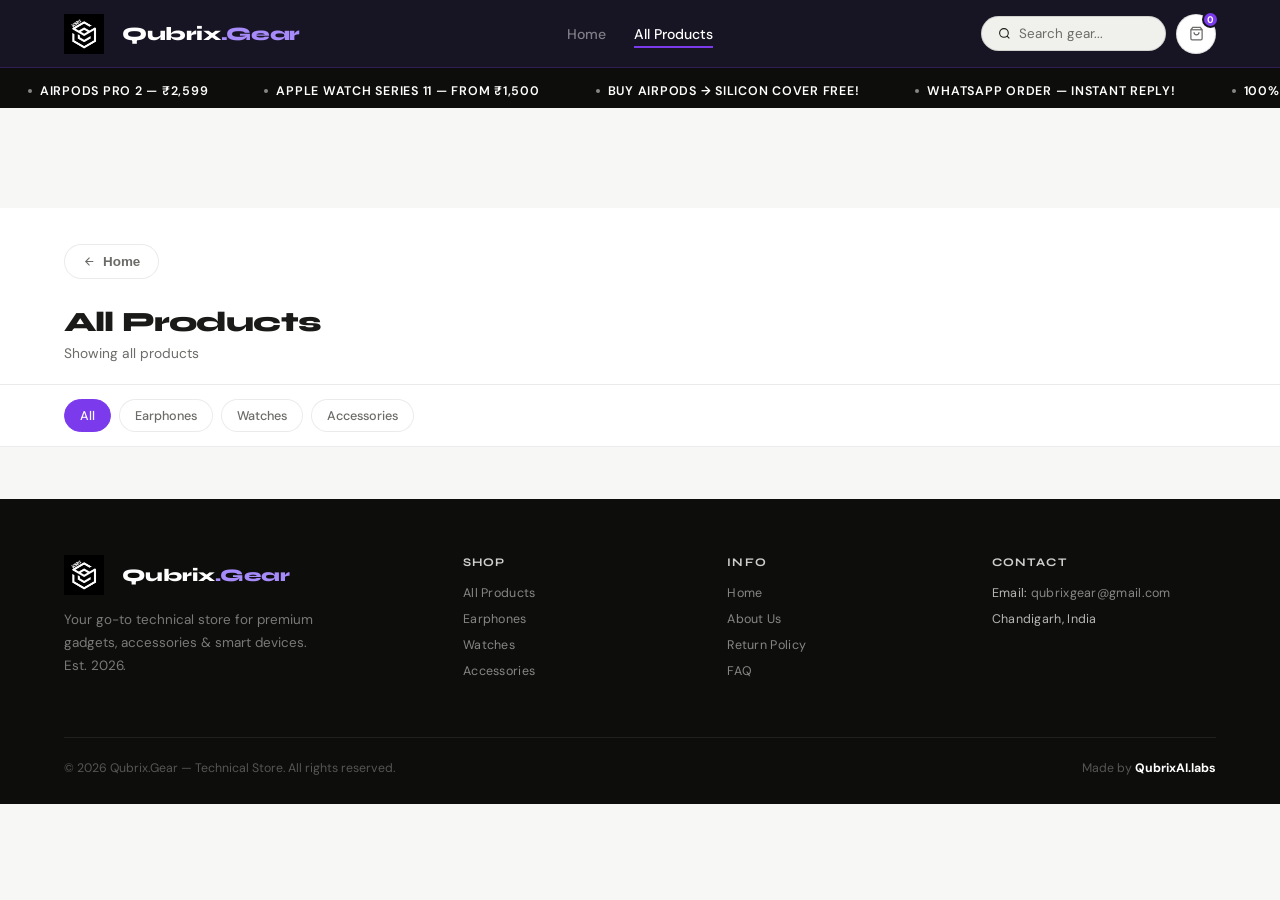
<file: products.html>
<!DOCTYPE html>
<html lang="en">

<head>
  <meta charset="UTF-8" />
  <meta name="viewport" content="width=device-width, initial-scale=1.0" />
  <title>All Products — Qubrix.Gear</title>
  <link rel="preconnect" href="https://fonts.googleapis.com" />
  <link rel="preconnect" href="https://fonts.gstatic.com" crossorigin />
  <link
    href="https://fonts.googleapis.com/css2?family=Syne:wght@400;600;700;800&family=DM+Sans:wght@300;400;500&display=swap"
    rel="stylesheet" />
  <link rel="stylesheet" href="style.css" />
</head>

<body>

  <!-- NAV -->
  <nav>
    <div class="nav-left-group">
      <div class="nav-menu-btn" id="mobile-menu-btn" onclick="toggleMobileMenu(event)">
        <svg width="20" height="20" fill="none" stroke="currentColor" stroke-width="2.5" viewBox="0 0 24 24" style="display: block;">
          <circle cx="12" cy="5" r="1.5" fill="currentColor"/>
          <circle cx="12" cy="12" r="1.5" fill="currentColor"/>
          <circle cx="12" cy="19" r="1.5" fill="currentColor"/>
        </svg>
      </div>
      <div class="nav-logo" onclick="window.location.href='index.html'">
        <img src="logo.png" alt="Qubrix Logo" style="height: 40px; margin-right: 8px;">
        <span class="logo-text">Qubrix<span class="logo-purple">.Gear</span></span>
      </div>
    </div>
    <ul class="nav-links">
      <li><a href="index.html" id="nav-home">Home</a></li>
      <li><a href="products.html" id="nav-all-products" class="active">All Products</a></li>
    </ul>
    <div class="nav-right">
      <div class="nav-search">
        <svg width="13" height="13" fill="none" stroke="currentColor" stroke-width="2" viewBox="0 0 24 24">
          <circle cx="11" cy="11" r="8" />
          <path d="m21 21-4.35-4.35" />
        </svg>
        <input type="text" placeholder="Search gear..." id="main-search" oninput="handleSearch(this.value)" />
      </div>

      <div class="icon-btn" onclick="toggleCart()" title="Cart">
        <svg width="15" height="15" fill="none" stroke="currentColor" stroke-width="2" viewBox="0 0 24 24">
          <path d="M6 2 3 6v14a2 2 0 0 0 2 2h14a2 2 0 0 0 2-2V6l-3-4z" />
          <line x1="3" y1="6" x2="21" y2="6" />
          <path d="M16 10a4 4 0 0 1-8 0" />
        </svg>
        <span class="cart-count" id="cart-count">0</span>
      </div>
    </div>
  </nav>

  <!-- MARQUEE -->
  <div class="marquee-wrap">
    <div class="marquee-track" id="marquee-track"></div>
  </div>

  <!-- ═══ ALL PRODUCTS ═══ -->
  <div class="page active" id="page-all-products" style="padding-top: 100px;">
    <div class="page-header">
      <button class="back-btn" onclick="window.location.href='index.html'"><svg width="13" height="13" fill="none"
          stroke="currentColor" stroke-width="2" viewBox="0 0 24 24">
          <path d="M19 12H5M12 19l-7-7 7-7" />
        </svg> Home</button>
      <h1>All Products</h1>
      <p style="color:var(--muted);margin-top:5px;font-size:0.86rem;" id="all-count">Showing all products</p>
    </div>
    <div class="filter-bar">
      <div class="filter-chip active" onclick="filterAll('all',this)">All</div>
      <div class="filter-chip" onclick="filterAll('earphones',this)">Earphones</div>
      <div class="filter-chip" onclick="filterAll('watches',this)">Watches</div>
      <div class="filter-chip" onclick="filterAll('accessories',this)">Accessories</div>
    </div>
    <div class="all-products-grid" id="all-products-grid"></div>
  </div>

  <!-- ═══ PRODUCT DETAIL ═══ -->
  <div class="page" id="page-product" style="padding-top: 100px;">
    <div class="product-detail" id="product-detail-content"></div>
  </div>



  <!-- FOOTER -->
  <footer>
    <div class="footer-grid">
      <div>
        <div class="footer-logo-row" onclick="window.location.href='index.html'">
          <img src="logo.png" alt="Qubrix Logo" style="height: 40px; margin-right: 8px;">
          <span class="logo-text">Qubrix<span class="logo-purple">.Gear</span></span>
        </div>
        <p class="footer-desc">Your go-to technical store for premium gadgets, accessories & smart devices. Est. 2026.
        </p>
      </div>
      <div>
        <div class="footer-col-title">Shop</div>
        <ul class="footer-links">
          <li><a href="products.html">All Products</a></li>
          <li><a href="products.html?filter=earphones">Earphones</a></li>
          <li><a href="products.html?filter=watches">Watches</a></li>
          <li><a href="products.html?filter=accessories">Accessories</a></li>
        </ul>
      </div>
      <div>
        <div class="footer-col-title">Info</div>
        <ul class="footer-links">
          <li><a href="index.html">Home</a></li>
          <li><a href="about.html">About Us</a></li>
          <li><a href="return-policy.html">Return Policy</a></li>
          <li><a href="faq.html">FAQ</a></li>
        </ul>
      </div>
      <div>
        <div class="footer-col-title">Contact</div>
        <ul class="footer-links">
          <li>Email: <a href="mailto:qubrixgear@gmail.com">qubrixgear@gmail.com</a></li>
          <li>Chandigarh, India</li>
        </ul>
      </div>
    </div>
    <div class="footer-bottom">
      <span>© 2026 Qubrix.Gear — Technical Store. All rights reserved.</span>
      <span>Made by <a style="color:white;font-weight:700;" href="https://qubrixailabs.in">QubrixAI.labs</a></span>
    </div>
  </footer>

  <!-- CART DRAWER -->
  <div class="cart-overlay" id="cart-overlay" onclick="toggleCart()"></div>
  <div class="cart-drawer" id="cart-drawer">
    <div class="cart-hd">
      <span class="cart-title">Your Cart</span>
      <button class="cart-close" onclick="toggleCart()"><svg width="14" height="14" fill="none" stroke="currentColor"
          stroke-width="2" viewBox="0 0 24 24">
          <path d="M18 6 6 18M6 6l12 12" />
        </svg></button>
    </div>
    <div class="cart-items" id="cart-items-list"></div>
    <div class="cart-foot">
      <div class="cart-total"><span>Total</span><span id="cart-total">₹0</span></div>
      <button class="btn-wa" onclick="checkoutCart()">
        <svg width="17" height="17" fill="white" viewBox="0 0 24 24">
          <path
            d="M17.472 14.382c-.297-.149-1.758-.867-2.03-.967-.273-.099-.471-.148-.67.15-.197.297-.767.966-.94 1.164-.173.199-.347.223-.644.075-.297-.15-1.255-.463-2.39-1.475-.883-.788-1.48-1.761-1.653-2.059-.173-.297-.018-.458.13-.606.134-.133.298-.347.446-.52.149-.174.198-.298.298-.497.099-.198.05-.371-.025-.52-.075-.149-.669-1.612-.916-2.207-.242-.579-.487-.5-.669-.51-.173-.008-.371-.01-.57-.01-.198 0-.52.074-.792.372-.272.297-1.04 1.016-1.04 2.479 0 1.462 1.065 2.875 1.213 3.074.149.198 2.096 3.2 5.077 4.487.709.306 1.262.489 1.694.625.712.227 1.36.195 1.871.118.571-.085 1.758-.719 2.006-1.413.248-.694.248-1.289.173-1.413-.074-.124-.272-.198-.57-.347m-5.421 7.403h-.004a9.87 9.87 0 01-5.031-1.378l-.361-.214-3.741.982.998-3.648-.235-.374a9.86 9.86 0 01-1.51-5.26c.001-5.45 4.436-9.884 9.888-9.884 2.64 0 5.122 1.03 6.988 2.898a9.825 9.825 0 012.893 6.994c-.003 5.45-4.437 9.884-9.885 9.884m8.413-18.297A11.815 11.815 0 0012.05 0C5.495 0 .16 5.335.157 11.892c0 2.096.547 4.142 1.588 5.945L.057 24l6.305-1.654a11.882 11.882 0 005.683 1.448h.005c6.554 0 11.89-5.335 11.893-11.893a11.821 11.821 0 00-3.48-8.413Z" />
        </svg>
        Order on WhatsApp
      </button>
    </div>
  </div>
  <div class="toast" id="toast"></div>

  <script src="script.js"></script>
</body>

</html>
</file>
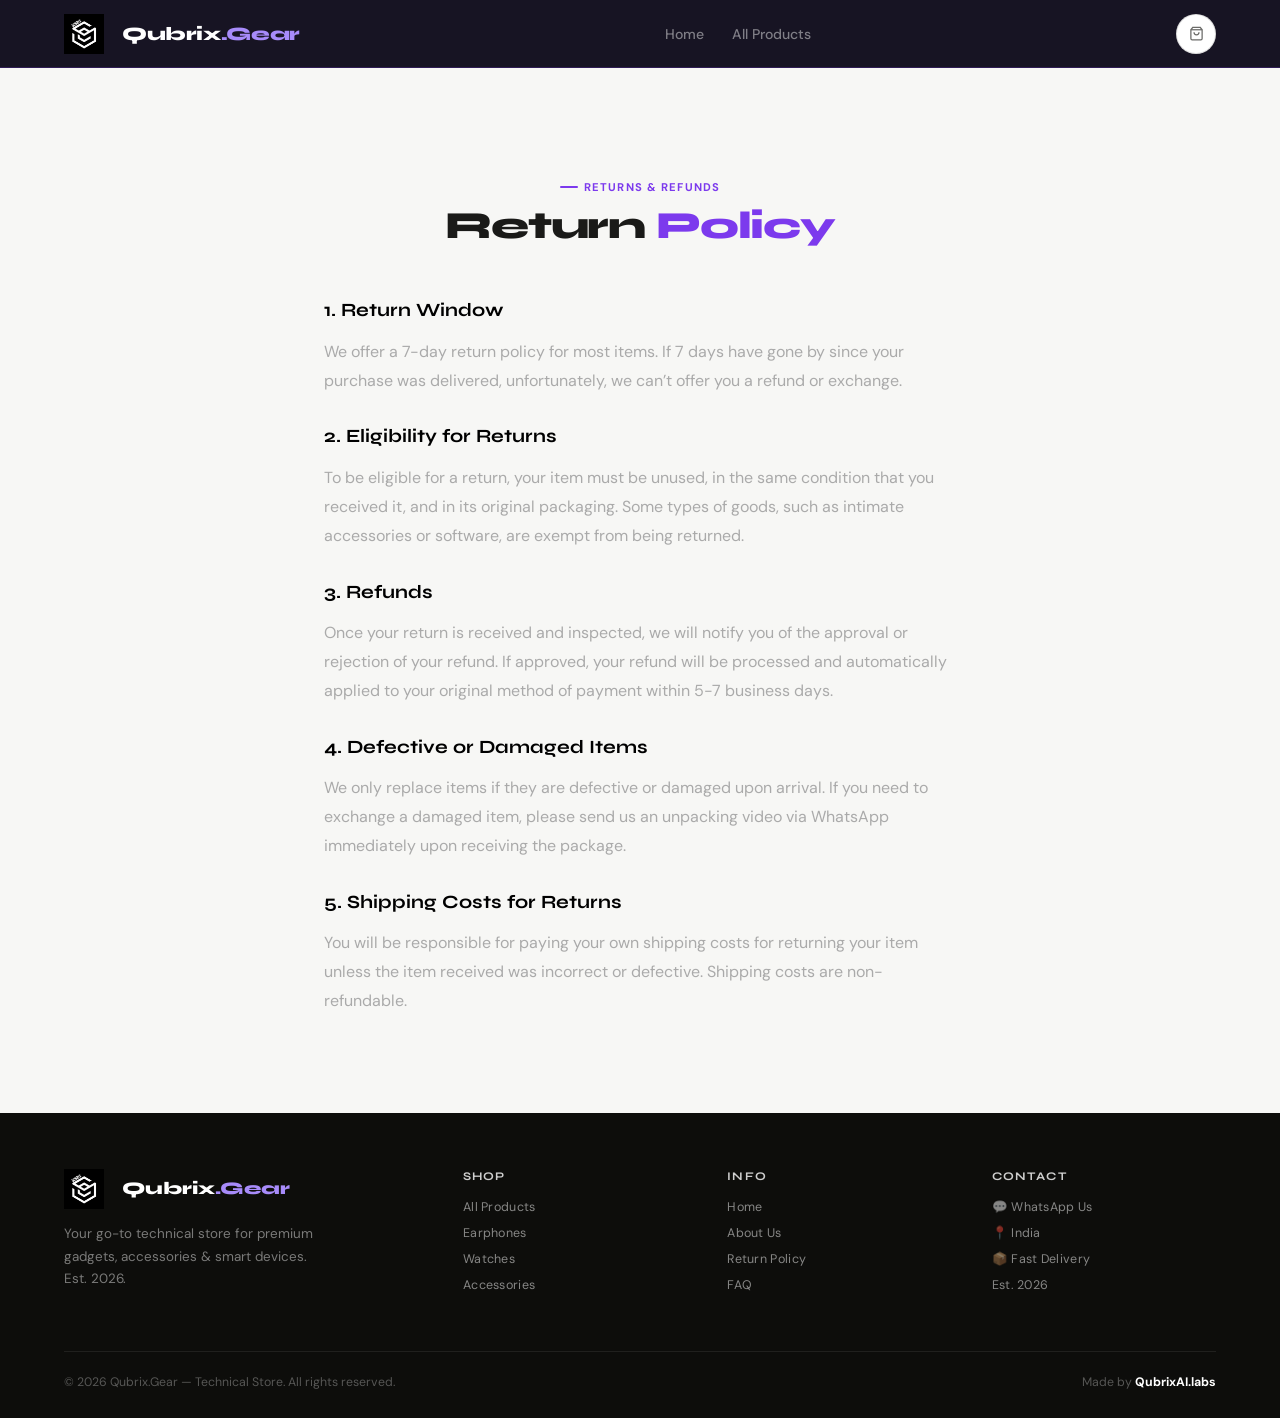
<file: return-policy.html>
<!DOCTYPE html>
<html lang="en">

<head>
  <meta charset="UTF-8" />
  <meta name="viewport" content="width=device-width, initial-scale=1.0" />
  <title>Return Policy — Qubrix.Gear</title>
  <link rel="preconnect" href="https://fonts.googleapis.com" />
  <link rel="preconnect" href="https://fonts.gstatic.com" crossorigin />
  <link
    href="https://fonts.googleapis.com/css2?family=Syne:wght@400;600;700;800&family=DM+Sans:wght@300;400;500&display=swap"
    rel="stylesheet" />
  <link rel="stylesheet" href="style.css" />
</head>

<body>

  <!-- NAV -->
  <nav>
    <div class="nav-left-group">
      <div class="nav-menu-btn" id="mobile-menu-btn" onclick="toggleMobileMenu(event)">
        <svg width="20" height="20" fill="none" stroke="currentColor" stroke-width="2.5" viewBox="0 0 24 24" style="display: block;">
          <circle cx="12" cy="5" r="1.5" fill="currentColor"/>
          <circle cx="12" cy="12" r="1.5" fill="currentColor"/>
          <circle cx="12" cy="19" r="1.5" fill="currentColor"/>
        </svg>
      </div>
      <div class="nav-logo" onclick="window.location.href='index.html'">
        <img src="logo.png" alt="Qubrix Logo" style="height: 40px; margin-right: 8px;">
        <span class="logo-text">Qubrix<span class="logo-purple">.Gear</span></span>
      </div>
    </div>
    <ul class="nav-links">
      <li><a href="index.html">Home</a></li>
      <li><a href="products.html">All Products</a></li>
    </ul>
    <div class="nav-right">

      <div class="icon-btn" onclick="window.location.href='index.html'" title="Cart">
        <svg width="15" height="15" fill="none" stroke="currentColor" stroke-width="2" viewBox="0 0 24 24">
          <path d="M6 2 3 6v14a2 2 0 0 0 2 2h14a2 2 0 0 0 2-2V6l-3-4z" />
          <line x1="3" y1="6" x2="21" y2="6" />
          <path d="M16 10a4 4 0 0 1-8 0" />
        </svg>
      </div>
    </div>
  </nav>

  <!-- CONTENT -->
  <div
    style="padding-top: 100px; min-height: 80vh; max-width: 800px; margin: 0 auto; padding-left: 20px; padding-right: 20px;">
    <section class="section">
      <div class="section-header" style="justify-content: center; text-align: center;">
        <div>
          <div class="section-tag">Returns & Refunds</div>
          <h2 class="section-title">Return <span>Policy</span></h2>
        </div>
      </div>
      <div style="margin-top: 40px; line-height: 1.8; color: #aaa; font-family: 'DM Sans', sans-serif;">
        <h3 style="color: #000000; margin-bottom: 10px; font-family: 'Syne', sans-serif;">1. Return Window</h3>
        <p style="margin-bottom: 25px;">We offer a 7-day return policy for most items. If 7 days have gone by since your
          purchase was delivered, unfortunately, we can’t offer you a refund or exchange.</p>

        <h3 style="color: #000000; margin-bottom: 10px; font-family: 'Syne', sans-serif;">2. Eligibility for Returns</h3>
        <p style="margin-bottom: 25px;">To be eligible for a return, your item must be unused, in the same condition
          that you received it, and in its original packaging. Some types of goods, such as intimate accessories or
          software, are exempt from being returned.</p>

        <h3 style="color: #000000; margin-bottom: 10px; font-family: 'Syne', sans-serif;">3. Refunds</h3>
        <p style="margin-bottom: 25px;">Once your return is received and inspected, we will notify you of the approval
          or rejection of your refund. If approved, your refund will be processed and automatically applied to your
          original method of payment within 5-7 business days.</p>

        <h3 style="color: #000000; margin-bottom: 10px; font-family: 'Syne', sans-serif;">4. Defective or Damaged Items
        </h3>
        <p style="margin-bottom: 25px;">We only replace items if they are defective or damaged upon arrival. If you need
          to exchange a damaged item, please send us an unpacking video via WhatsApp immediately upon receiving the
          package.</p>

        <h3 style="color: #000000; margin-bottom: 10px; font-family: 'Syne', sans-serif;">5. Shipping Costs for Returns
        </h3>
        <p style="margin-bottom: 25px;">You will be responsible for paying your own shipping costs for returning your
          item unless the item received was incorrect or defective. Shipping costs are non-refundable.</p>
      </div>
    </section>
  </div>

  <!-- FOOTER -->
  <footer>
    <div class="footer-grid">
      <div>
        <div class="footer-logo-row" onclick="window.location.href='index.html'">
          <img src="logo.png" alt="Qubrix Logo" style="height: 40px; margin-right: 8px;">
          <span class="logo-text">Qubrix<span class="logo-purple">.Gear</span></span>
        </div>
        <p class="footer-desc">Your go-to technical store for premium gadgets, accessories & smart devices. Est. 2026.
        </p>
      </div>
      <div>
        <div class="footer-col-title">Shop</div>
        <ul class="footer-links">
          <li><a href="products.html">All Products</a></li>
          <li><a href="products.html?filter=earphones">Earphones</a></li>
          <li><a href="products.html?filter=watches">Watches</a></li>
          <li><a href="products.html?filter=accessories">Accessories</a></li>
        </ul>
      </div>
      <div>
        <div class="footer-col-title">Info</div>
        <ul class="footer-links">
          <li><a href="index.html">Home</a></li>
          <li><a href="about.html">About Us</a></li>
          <li><a href="return-policy.html">Return Policy</a></li>
          <li><a href="faq.html">FAQ</a></li>
        </ul>
      </div>
      <div>
        <div class="footer-col-title">Contact</div>
        <ul class="footer-links">
          <li><a href="https://wa.me/917488900188?text=Hello Qubrix.Gear!">💬 WhatsApp Us</a></li>
          <li><a>📍 India</a></li>
          <li><a>📦 Fast Delivery</a></li>
          <li><a>Est. 2026</a></li>
        </ul>
      </div>
    </div>
    <div class="footer-bottom">
      <span>© 2026 Qubrix.Gear — Technical Store. All rights reserved.</span>
      <span>Made by <a style="color:white;font-weight:700;" href="https://qubrixailabs.in">QubrixAI.labs</a></span>
    </div>
  </footer>

</body>

</html>
</file>
<file: style.css>
:root {
  --bg: #f7f7f5;
  --bg2: #ffffff;
  --bg3: #f0f0ed;
  --surface: #ffffff;
  --surface2: #f0f0ed;
  --border: rgba(0, 0, 0, 0.08);
  --border2: rgba(0, 0, 0, 0.13);
  --white: #1a1a18;
  --muted: #6b6b68;
  --muted2: #9a9a96;
  --accent: #7c3aed;
  --accent2: #a78bfa;
  --green: #25d366;
  --radius: 14px;
  --radius-sm: 8px;
  --shadow: 0 4px 24px rgba(0, 0, 0, 0.07);
  --shadow-lg: 0 16px 48px rgba(0, 0, 0, 0.13);
}

* {
  margin: 0;
  padding: 0;
  box-sizing: border-box;
}

html {
  scroll-behavior: smooth;
}

body {
  font-family: 'DM Sans', sans-serif;
  background: var(--bg);
  color: var(--white);
  overflow-x: hidden;
}

h1,
h2,
h3,
h4 {
  font-family: 'Syne', sans-serif;
}

a {
  text-decoration: none;
  color: inherit;
}

::-webkit-scrollbar {
  width: 5px;
}

::-webkit-scrollbar-track {
  background: var(--bg3);
}

::-webkit-scrollbar-thumb {
  background: #d0d0cc;
  border-radius: 99px;
}

/* NAV */
nav {
  position: fixed;
  top: 0;
  left: 0;
  right: 0;
  z-index: 200;
  height: 68px;
  padding: 0 5vw;
  display: flex;
  align-items: center;
  justify-content: space-between;
  gap: 20px;
  background: #171423;
  backdrop-filter: blur(20px);
  border-bottom: 1px solid rgba(124, 58, 237, 0.25);
}

.nav-left-group {
  display: flex;
  align-items: center;
  gap: 12px;
}

.nav-menu-btn {
  display: none;
}

.nav-logo {
  display: flex;
  align-items: center;
  gap: 10px;
  font-family: 'Syne', sans-serif;
  font-weight: 800;
  font-size: 1.18rem;
  letter-spacing: -0.02em;
  flex-shrink: 0;
  cursor: pointer;
  color: #ffffff;
}

.logo-purple {
  color: var(--accent2);
}

.nav-logo-icon {
  width: 36px;
  height: 36px;
  background: var(--accent);
  border-radius: 9px;
  display: flex;
  align-items: center;
  justify-content: center;
}

.nav-links {
  display: flex;
  align-items: center;
  gap: 28px;
  list-style: none;
}

.nav-links a {
  font-size: 0.88rem;
  font-weight: 500;
  color: rgba(255, 255, 255, 0.45);
  transition: color 0.2s;
  cursor: pointer;
}

.nav-links a:hover {
  color: rgba(255, 255, 255, 0.85);
}

.nav-links a.active {
  color: #ffffff;
  border-bottom: 2px solid #7c3aed;
  padding-bottom: 3px;
}

.nav-right {
  display: flex;
  align-items: center;
  gap: 10px;
}

.nav-search {
  display: flex;
  align-items: center;
  gap: 8px;
  background: var(--surface2);
  border: 1px solid var(--border2);
  border-radius: 99px;
  padding: 8px 16px;
  transition: border-color 0.2s;
}

.nav-search:focus-within {
  border-color: rgba(0, 0, 0, 0.3);
}

.nav-search input {
  border: none;
  background: transparent;
  outline: none;
  font-family: 'DM Sans', sans-serif;
  font-size: 0.84rem;
  color: var(--white);
  width: 130px;
}

.nav-search input::placeholder {
  color: var(--muted);
}

.icon-btn {
  width: 40px;
  height: 40px;
  border: 1px solid var(--border2);
  border-radius: 50%;
  background: var(--surface);
  display: flex;
  align-items: center;
  justify-content: center;
  cursor: pointer;
  transition: all 0.2s;
  position: relative;
  color: var(--muted);
}

.icon-btn:hover {
  background: var(--surface2);
  color: var(--white);
}

.cart-count {
  position: absolute;
  top: -4px;
  right: -4px;
  background: var(--accent);
  color: white;
  font-size: 0.6rem;
  font-weight: 700;
  width: 17px;
  height: 17px;
  border-radius: 50%;
  display: flex;
  align-items: center;
  justify-content: center;
  border: 2px solid #171423;
}

/* MARQUEE */
.marquee-wrap {
  background: #0d0d0b;
  overflow: hidden;
  padding: 9px 0;
  white-space: nowrap;
  margin-top: 68px;
}

.marquee-track {
  display: inline-flex;
  animation: marquee 30s linear infinite;
}

.marquee-item {
  display: inline-flex;
  align-items: center;
  gap: 8px;
  padding: 0 28px;
  font-size: 0.78rem;
  font-weight: 600;
  letter-spacing: 0.06em;
  text-transform: uppercase;
  color: white;
}

.m-dot {
  width: 4px;
  height: 4px;
  background: rgba(255, 255, 255, 0.5);
  border-radius: 50%;
  flex-shrink: 0;
}

@keyframes marquee {
  0% {
    transform: translateX(0);
  }

  100% {
    transform: translateX(-50%);
  }
}

/* HERO */
.hero {
  position: relative;
  width: 100%;
  height: 100vh;
  min-height: 580px;
  overflow: hidden;
}

.hero-slides-wrap {
  display: flex;
  height: 100%;
  transition: transform 0.85s cubic-bezier(0.4, 0, 0.2, 1);
}

.hero-slide {
  min-width: 100%;
  height: 100%;
  display: flex;
  align-items: center;
  padding: 0 8vw;
  position: relative;
  overflow: hidden;
}

.hero-slide:nth-child(1) {
  background: radial-gradient(ellipse at 75% 50%, #ede8f5 0%, #f7f7f5 65%);
}

.hero-slide:nth-child(2) {
  background: radial-gradient(ellipse at 75% 50%, #e8f5ee 0%, #f7f7f5 65%);
}

.hero-slide:nth-child(3) {
  background: radial-gradient(ellipse at 75% 50%, #e8f0f8 0%, #f7f7f5 65%);
}

.hero-slide::before {
  content: '';
  position: absolute;
  inset: 0;
  z-index: 1;
  background: linear-gradient(100deg, rgba(247, 247, 245, 0.97) 30%, rgba(247, 247, 245, 0.6) 60%, rgba(247, 247, 245, 0.1) 100%);
}

.hero-bg-emoji {
  position: absolute;
  right: 6vw;
  top: 50%;
  transform: translateY(-50%);
  font-size: clamp(9rem, 20vw, 18rem);
  opacity: 0.13;
  z-index: 0;
  filter: drop-shadow(0 0 60px rgba(0, 0, 0, 0.8));
  pointer-events: none;
  user-select: none;
}

.hero-content {
  position: relative;
  z-index: 2;
  max-width: 580px;
}

.hero-tag {
  display: inline-flex;
  align-items: center;
  gap: 6px;
  background: rgba(124, 58, 237, 0.1);
  border: 1px solid rgba(124, 58, 237, 0.3);
  color: var(--accent);
  font-size: 0.73rem;
  font-weight: 700;
  letter-spacing: 0.1em;
  text-transform: uppercase;
  padding: 6px 14px;
  border-radius: 99px;
  margin-bottom: 20px;
}

.hero-title {
  font-size: clamp(2.8rem, 5.5vw, 4.5rem);
  font-weight: 800;
  line-height: 1.05;
  letter-spacing: -0.04em;
  margin-bottom: 16px;
  color: #1a1a18;
}

.hero-title span {
  background: linear-gradient(135deg, var(--accent), var(--accent2));
  -webkit-background-clip: text;
  -webkit-text-fill-color: transparent;
  background-clip: text;
}

.hero-sub {
  font-size: 1rem;
  color: var(--muted);
  line-height: 1.7;
  margin-bottom: 32px;
  max-width: 460px;
}

.hero-cta {
  display: flex;
  gap: 12px;
  flex-wrap: wrap;
  margin-bottom: 40px;
}

.hero-stats {
  display: flex;
  gap: 36px;
  flex-wrap: wrap;
  border-top: 1px solid var(--border);
  padding-top: 24px;
}

.hero-stat-val {
  font-family: 'Syne', sans-serif;
  font-size: 1.5rem;
  font-weight: 800;
  line-height: 1;
  margin-bottom: 3px;
  color: #1a1a18;
}

.hero-stat-label {
  font-size: 0.72rem;
  color: var(--muted);
  letter-spacing: 0.05em;
  text-transform: uppercase;
}

.hero-controls {
  position: absolute;
  bottom: 36px;
  left: 8vw;
  z-index: 10;
  display: flex;
  align-items: center;
  gap: 8px;
}

.hero-dot {
  width: 8px;
  height: 8px;
  border-radius: 99px;
  background: rgba(0, 0, 0, 0.18);
  border: none;
  cursor: pointer;
  transition: all 0.35s;
  padding: 0;
}

.hero-dot.active {
  width: 28px;
  background: var(--accent);
}

.hero-arrows {
  position: absolute;
  bottom: 36px;
  right: 8vw;
  z-index: 10;
  display: flex;
  gap: 10px;
}

.hero-arrow {
  width: 40px;
  height: 40px;
  border-radius: 50%;
  background: rgba(0, 0, 0, 0.07);
  border: 1px solid var(--border2);
  color: #1a1a18;
  display: flex;
  align-items: center;
  justify-content: center;
  cursor: pointer;
  transition: all 0.2s;
}

.hero-arrow:hover {
  background: var(--accent);
  border-color: var(--accent);
  color: white;
}

/* STATS BAR */
.stats-bar {
  background: var(--surface);
  border-top: 1px solid var(--border);
  border-bottom: 1px solid var(--border);
  padding: 24px 5vw;
  display: grid;
  grid-template-columns: repeat(4, 1fr);
}

.stat-item {
  display: flex;
  align-items: center;
  gap: 12px;
  padding: 0 20px;
  border-right: 1px solid var(--border);
}

.stat-item:first-child {
  padding-left: 0;
}

.stat-item:last-child {
  border-right: none;
}

.stat-icon {
  width: 42px;
  height: 42px;
  border-radius: 11px;
  background: rgba(230, 51, 41, 0.08);
  display: flex;
  align-items: center;
  justify-content: center;
  font-size: 1.15rem;
  flex-shrink: 0;
}

.stat-val {
  font-family: 'Syne', sans-serif;
  font-size: 1rem;
  font-weight: 800;
  color: #1a1a18;
}

.stat-label {
  font-size: 0.74rem;
  color: var(--muted);
}


/* SECTIONS */
.section {
  padding: 72px 5vw;
}

.section-tag {
  display: inline-flex;
  align-items: center;
  gap: 6px;
  font-size: 0.7rem;
  font-weight: 700;
  letter-spacing: 0.1em;
  text-transform: uppercase;
  color: var(--accent);
  margin-bottom: 10px;
}

.section-tag::before {
  content: '';
  width: 18px;
  height: 2px;
  background: var(--accent);
  border-radius: 99px;
}

.section-title {
  font-size: clamp(1.7rem, 3vw, 2.4rem);
  font-weight: 800;
  letter-spacing: -0.03em;
  color: var(--white);
  margin-bottom: 6px;
  line-height: 1.15;
}

.section-title span {
  color: var(--accent);
}

.section-sub {
  font-size: 0.9rem;
  color: var(--muted);
  line-height: 1.7;
  max-width: 500px;
}

.section-header {
  display: flex;
  align-items: flex-end;
  justify-content: space-between;
  margin-bottom: 36px;
  flex-wrap: wrap;
  gap: 16px;
}

/* CATEGORIES */
.cat-row {
  display: flex;
  gap: 10px;
  overflow-x: auto;
  padding-bottom: 4px;
  scrollbar-width: none;
  margin-bottom: 28px;
}

.cat-row::-webkit-scrollbar {
  display: none;
}

.cat-pill {
  flex-shrink: 0;
  display: flex;
  align-items: center;
  gap: 7px;
  background: var(--surface);
  border: 1px solid var(--border);
  border-radius: 99px;
  padding: 10px 20px;
  font-size: 0.84rem;
  font-weight: 500;
  cursor: pointer;
  transition: all 0.2s;
  white-space: nowrap;
  color: var(--muted);
}

.cat-pill:hover,
.cat-pill.active {
  background: var(--accent);
  color: white;
  border-color: var(--accent);
}

/* PRODUCT CARDS */
.products-grid {
  display: grid;
  grid-template-columns: repeat(auto-fill, minmax(210px, 1fr));
  gap: 16px;
}

.product-card {
  background: var(--surface);
  border: 1px solid var(--border);
  border-radius: var(--radius);
  overflow: hidden;
  transition: transform 0.25s, box-shadow 0.25s, border-color 0.25s;
  cursor: pointer;
  position: relative;
}

.product-card:hover {
  transform: translateY(-5px);
  box-shadow: var(--shadow-lg);
  border-color: var(--border2);
}

.product-card-img {
  height: 170px;
  background: var(--bg3);
  display: flex;
  align-items: center;
  justify-content: center;
  font-size: 3rem;
  position: relative;
  overflow: hidden;
}

.product-card-img::after {
  content: '';
  position: absolute;
  inset: 0;
  background: linear-gradient(to bottom, transparent 40%, rgba(0, 0, 0, 0.05));
}

.product-badge {
  position: absolute;
  top: 10px;
  left: 10px;
  z-index: 2;
  background: var(--accent);
  color: white;
  font-size: 0.62rem;
  font-weight: 700;
  padding: 3px 9px;
  border-radius: 99px;
  letter-spacing: 0.04em;
  text-transform: uppercase;
}



.product-card-body {
  padding: 14px;
}

.product-cat {
  font-size: 0.68rem;
  color: var(--muted2);
  text-transform: uppercase;
  letter-spacing: 0.07em;
  margin-bottom: 5px;
}

.product-name {
  font-family: 'Syne', sans-serif;
  font-size: 0.88rem;
  font-weight: 700;
  color: var(--white);
  margin-bottom: 12px;
  line-height: 1.3;
}

.product-price-row {
  display: flex;
  align-items: center;
  justify-content: space-between;
  gap: 8px;
}

.product-price {
  font-family: 'DM Sans', sans-serif;
  font-size: 0.98rem;
  font-weight: 800;
  color: var(--white);
}

.add-cart-btn {
  background: var(--accent);
  color: white;
  border: none;
  padding: 7px 13px;
  border-radius: 7px;
  font-size: 0.74rem;
  font-weight: 600;
  cursor: pointer;
  display: flex;
  align-items: center;
  gap: 4px;
  transition: all 0.2s;
  font-family: 'DM Sans', sans-serif;
}

.add-cart-btn:hover {
  background: #346be3;
  transform: scale(1.05);
}

.show-more-wrap {
  text-align: center;
  margin-top: 40px;
}

/* HERO REAL IMAGE SLIDE */
.hero-slide-img {
  position: relative;
}

.hero-real-img {
  position: absolute;
  inset: 0;
  width: 100%;
  height: 100%;
  object-fit: cover;
  object-position: center;
  z-index: 0;
}

.hero-slide-img::before {
  background: linear-gradient(100deg, rgba(10, 10, 10, 0.82) 28%, rgba(10, 10, 10, 0.4) 58%, rgba(10, 10, 10, 0.05) 100%) !important;
}

.hero-slide-img .hero-title {
  color: #ffffff !important;
}

.hero-slide-img .hero-stat-val {
  color: #ffffff !important;
}

.hero-slide-img .hero-sub {
  color: rgba(255, 255, 255, 0.75) !important;
}

.hero-slide-img .hero-stats {
  border-top-color: rgba(255, 255, 255, 0.15) !important;
}

.hero-slide-img .btn-outline {
  color: #ffffff !important;
  border-color: rgba(255, 255, 255, 0.4) !important;
}

.hero-slide-img .btn-outline:hover {
  background: rgba(255, 255, 255, 0.12) !important;
}

/* OFFER CARDS - force white text */
.offer-card-title {
  font-size: clamp(1.2rem, 2vw, 1.55rem);
  font-weight: 800;
  letter-spacing: -0.02em;
  line-height: 1.2;
  margin-bottom: 8px;
  color: #ffffff !important;
}

.offer-card-sub {
  font-size: 0.83rem;
  color: rgba(255, 255, 255, 0.65) !important;
  line-height: 1.65;
  margin-bottom: 20px;
}

.offer-label {
  display: inline-flex;
  align-items: center;
  gap: 5px;
  background: rgba(230, 51, 41, 0.2);
  border: 1px solid rgba(230, 51, 41, 0.4);
  color: #ff7a72 !important;
  font-size: 0.68rem;
  font-weight: 700;
  letter-spacing: 0.08em;
  text-transform: uppercase;
  padding: 4px 12px;
  border-radius: 99px;
  width: fit-content;
  margin-bottom: 12px;
}

.offer-section {
  padding: 0 5vw 72px;
}

.offer-grid {
  display: grid;
  grid-template-columns: 1fr 1fr;
  gap: 18px;
}

.offer-card {
  position: relative;
  border-radius: 20px;
  overflow: hidden;
  padding: 40px 36px;
  display: flex;
  flex-direction: column;
  gap: 0;
  min-height: 220px;
  border: 1px solid var(--border);
}

.offer-card.a {
  background: linear-gradient(135deg, #1a0808, #2d1010, #3a1414);
}

.offer-card.b {
  background: linear-gradient(135deg, #080f1a, #101e30, #152840);
}

.offer-card::before {
  content: '';
  position: absolute;
  top: -50px;
  right: -50px;
  width: 180px;
  height: 180px;
  border-radius: 50%;
  background: var(--accent);
  opacity: 0.09;
}

.offer-emoji {
  position: absolute;
  right: 28px;
  bottom: 24px;
  font-size: 3.2rem;
  opacity: 0.45;
  animation: float 3.5s ease-in-out infinite;
}

@keyframes float {

  0%,
  100% {
    transform: translateY(0);
  }

  50% {
    transform: translateY(-10px);
  }
}

/* BRANDS STRIP */
.brands-strip {
  background: #0d0d0b;
  border-top: none;
  border-bottom: 1px solid var(--border);
  padding: 40px 0;
  overflow: hidden;
}

.brands-label {
  text-align: center;
  font-size: 0.7rem;
  font-weight: 700;
  letter-spacing: 0.12em;
  text-transform: uppercase;
  color: rgba(255, 255, 255, 0.3);
  margin-bottom: 24px;
}

.brands-track {
  display: inline-flex;
  align-items: center;
  animation: marquee 22s linear infinite;
}

.brand-pill {
  display: inline-flex;
  align-items: center;
  padding: 0 32px;
  font-family: 'Syne', sans-serif;
  font-size: 0.95rem;
  font-weight: 700;
  color: rgba(255, 255, 255, 0.35);
  letter-spacing: 0.04em;
  text-transform: uppercase;
  white-space: nowrap;
}

.brand-sep {
  width: 1px;
  height: 18px;
  background: rgba(255, 255, 255, 0.1);
  flex-shrink: 0;
}

/* REVIEWS */
.reviews-grid {
  display: grid;
  grid-template-columns: repeat(auto-fill, minmax(280px, 1fr));
  gap: 16px;
}

.review-card {
  background: var(--surface);
  border: 1px solid var(--border);
  border-radius: var(--radius);
  padding: 24px;
  transition: border-color 0.2s;
}

.review-card:hover {
  border-color: var(--border2);
}

.review-stars {
  color: #f59e0b;
  font-size: 0.85rem;
  margin-bottom: 12px;
  letter-spacing: 2px;
}

.review-text {
  font-size: 0.87rem;
  line-height: 1.75;
  color: var(--muted);
  margin-bottom: 16px;
}

.review-author {
  display: flex;
  align-items: center;
  gap: 10px;
}

.review-avatar {
  width: 36px;
  height: 36px;
  border-radius: 50%;
  background: var(--surface2);
  display: flex;
  align-items: center;
  justify-content: center;
  font-weight: 700;
  font-size: 0.78rem;
  color: var(--white);
  flex-shrink: 0;
  border: 1px solid var(--border2);
}

.review-name {
  font-weight: 600;
  font-size: 0.84rem;
}

.review-loc {
  font-size: 0.72rem;
  color: var(--muted);
}

/* BUTTONS */
.btn-primary {
  background: var(--accent);
  color: white;
  border: none;
  padding: 13px 26px;
  border-radius: 99px;
  font-family: 'Syne', sans-serif;
  font-size: 0.9rem;
  font-weight: 700;
  cursor: pointer;
  transition: all 0.2s;
  display: inline-flex;
  align-items: center;
  gap: 8px;
}

.btn-primary:hover {
  background: #c9241a;
  transform: translateY(-2px);
  box-shadow: 0 8px 24px rgba(230, 51, 41, 0.28);
}

.btn-outline {
  background: transparent;
  color: #1a1a18;
  border: 1.5px solid rgba(0, 0, 0, 0.2);
  padding: 13px 26px;
  border-radius: 99px;
  font-family: 'Syne', sans-serif;
  font-size: 0.9rem;
  font-weight: 600;
  cursor: pointer;
  transition: all 0.2s;
  display: inline-flex;
  align-items: center;
  gap: 8px;
}

.btn-outline:hover {
  background: rgba(0, 0, 0, 0.06);
  border-color: rgba(0, 0, 0, 0.3);
}

.btn-wa {
  background: var(--green);
  color: white;
  border: none;
  padding: 14px 26px;
  border-radius: 99px;
  font-family: 'Syne', sans-serif;
  font-size: 0.92rem;
  font-weight: 700;
  cursor: pointer;
  display: flex;
  align-items: center;
  gap: 10px;
  transition: all 0.2s;
  flex: 1;
  justify-content: center;
}

.btn-wa:hover {
  background: #22c55e;
  transform: translateY(-2px);
  box-shadow: 0 8px 24px rgba(37, 211, 102, 0.25);
}

/* FOOTER */
footer {
  background: #0d0d0b;
  border-top: none;
  padding: 56px 5vw 28px;
}

.footer-grid {
  display: grid;
  grid-template-columns: 1.6fr 1fr 1fr 1fr;
  gap: 40px;
  margin-bottom: 48px;
}

.footer-logo-row {
  display: flex;
  align-items: center;
  gap: 10px;
  font-family: 'Syne', sans-serif;
  color: white;
  font-weight: 800;
  font-size: 1.1rem;
  margin-bottom: 14px;
  cursor: pointer;
}

.footer-logo-ico {
  width: 32px;
  height: 32px;
  background: var(--accent);
  border-radius: 8px;
  display: flex;
  align-items: center;
  justify-content: center;
}

.footer-desc {
  font-size: 0.84rem;
  color: rgba(255, 255, 255, 0.45);
  line-height: 1.7;
  max-width: 250px;
}

.footer-col-title {
  font-family: 'Syne', sans-serif;
  font-size: 0.73rem;
  font-weight: 700;
  letter-spacing: 0.1em;
  text-transform: uppercase;
  color: rgba(255, 255, 255, 0.8);
  margin-bottom: 16px;
}

.footer-links {
  list-style: none;
}

.footer-links li {
  margin-bottom: 10px;
  color: rgba(255, 255, 255, 0.7);
  font-size: 0.78rem;
  letter-spacing: 0.3px;
}

.footer-links a {
  font-size: 0.78rem;
  color: rgba(255, 255, 255, 0.5);
  transition: color 0.2s;
  cursor: pointer;
  letter-spacing: 0.3px;
}

.footer-links a:hover {
  color: #ffffff;
}

.footer-bottom {
  border-top: 1px solid rgba(255, 255, 255, 0.08);
  padding-top: 22px;
  display: flex;
  align-items: center;
  justify-content: space-between;
  font-size: 0.77rem;
  color: rgba(255, 255, 255, 0.3);
}

/* PAGES */
.page {
  display: none;
}

.page.active {
  display: block;
}

/* ALL PRODUCTS */
.page-header {
  padding: 36px 5vw 22px;
  background: var(--bg2);
  border-bottom: 1px solid var(--border);
}

.page-header h1 {
  font-size: 1.75rem;
  font-weight: 800;
  letter-spacing: -0.03em;
}

.filter-bar {
  display: flex;
  gap: 8px;
  align-items: center;
  flex-wrap: wrap;
  padding: 14px 5vw;
  background: var(--bg2);
  border-bottom: 1px solid var(--border);
  position: sticky;
  top: 68px;
  z-index: 10;
}

.filter-chip {
  padding: 7px 15px;
  border-radius: 99px;
  border: 1px solid var(--border);
  font-size: 0.79rem;
  font-weight: 500;
  cursor: pointer;
  background: var(--surface);
  color: var(--muted);
  transition: all 0.2s;
  white-space: nowrap;
}

.filter-chip:hover,
.filter-chip.active {
  background: var(--accent);
  color: white;
  border-color: var(--accent);
}

.all-products-grid {
  padding: 26px 5vw;
  display: grid;
  grid-template-columns: repeat(auto-fill, minmax(210px, 1fr));
  gap: 16px;
}

/* PRODUCT DETAIL */
.product-detail {
  padding: 36px 5vw;
}

.product-detail-grid {
  display: grid;
  grid-template-columns: 1fr 1fr;
  gap: 56px;
  align-items: start;
}

.pd-img {
  background: var(--surface);
  border: 1px solid var(--border);
  border-radius: 20px;
  height: 340px;
  display: flex;
  align-items: center;
  justify-content: center;
  font-size: 7.5rem;
  position: relative;
  overflow: hidden;
}

.pd-tag {
  position: absolute;
  top: 14px;
  left: 14px;
  background: var(--accent);
  color: white;
  font-size: 0.68rem;
  font-weight: 700;
  padding: 4px 12px;
  border-radius: 99px;
  letter-spacing: 0.04em;
  text-transform: uppercase;
}

.pd-cat {
  font-size: 0.73rem;
  font-weight: 700;
  letter-spacing: 0.1em;
  text-transform: uppercase;
  color: var(--accent);
  margin-bottom: 10px;
}

.pd-name {
  font-size: clamp(1.4rem, 2.5vw, 1.9rem);
  font-weight: 800;
  letter-spacing: -0.03em;
  margin-bottom: 12px;
  line-height: 1.15;
}

.pd-price {
  font-size: 1.8rem;
  font-weight: 800;
  font-family: 'DM Sans', sans-serif;
  margin-bottom: 6px;
}

.pd-price small {
  font-size: 0.88rem;
  color: var(--muted);
  font-weight: 400;
  font-family: 'DM Sans', sans-serif;
}

.pd-desc {
  font-size: 0.88rem;
  color: var(--muted);
  line-height: 1.8;
  margin: 18px 0;
  padding: 16px;
  background: var(--surface);
  border-radius: var(--radius-sm);
  border: 1px solid var(--border);
}

.pd-actions {
  display: flex;
  gap: 10px;
  margin-top: 18px;
  flex-wrap: wrap;
}



.pd-specs {
  margin-top: 24px;
  border: 1px solid var(--border);
  border-radius: var(--radius);
  overflow: hidden;
}

.spec-row {
  display: flex;
  padding: 12px 16px;
  border-bottom: 1px solid var(--border);
  font-size: 0.84rem;
}

.spec-row:last-child {
  border-bottom: none;
}

.spec-key {
  width: 120px;
  font-weight: 600;
  color: var(--white);
  flex-shrink: 0;
}

.spec-val {
  color: var(--muted);
}

/* CART */
.cart-overlay {
  position: fixed;
  inset: 0;
  background: rgba(0, 0, 0, 0.6);
  z-index: 300;
  opacity: 0;
  pointer-events: none;
  transition: opacity 1s;
}

.cart-overlay.open {
  opacity: 1;
  pointer-events: all;
}

.cart-drawer {
  position: fixed;
  top: 0;
  right: -420px;
  width: 385px;
  max-width: 95vw;
  height: 100vh;
  background: var(--bg2);
  z-index: 301;
  transition: right 0.35s cubic-bezier(0.4, 0, 0.2, 1);
  display: flex;
  flex-direction: column;
  border-left: 1px solid var(--border);
}

.cart-drawer.open {
  right: 0;
}

.cart-hd {
  padding: 20px;
  border-bottom: 1px solid var(--border);
  display: flex;
  align-items: center;
  justify-content: space-between;
}

.cart-title {
  font-family: 'Syne', sans-serif;
  font-size: 1.05rem;
  font-weight: 800;
}

.cart-close {
  width: 33px;
  height: 33px;
  border: 1px solid var(--border);
  border-radius: 50%;
  background: transparent;
  cursor: pointer;
  color: var(--muted);
  display: flex;
  align-items: center;
  justify-content: center;
  transition: all 0.2s;
}

.cart-close:hover {
  background: var(--surface);
  color: var(--white);
}

.cart-items {
  flex: 1;
  overflow-y: auto;
  padding: 14px 20px;
}

.cart-empty {
  text-align: center;
  padding: 60px 20px;
  color: var(--muted);
}

.cart-item {
  display: flex;
  gap: 12px;
  padding: 13px 0;
  border-bottom: 1px solid var(--border);
  align-items: center;
}

.cart-item-img {
  width: 54px;
  height: 54px;
  background: var(--surface);
  border-radius: 10px;
  display: flex;
  align-items: center;
  justify-content: center;
  font-size: 1.6rem;
  flex-shrink: 0;
  border: 1px solid var(--border);
}

.cart-item-info {
  flex: 1;
}

.cart-item-name {
  font-weight: 600;
  font-size: 0.83rem;
  margin-bottom: 2px;
}

.cart-item-price {
  font-weight: 700;
  font-size: 0.86rem;
  color: var(--accent);
}

.cart-item-rm {
  background: none;
  border: none;
  color: var(--muted);
  cursor: pointer;
  padding: 4px;
  transition: color 0.2s;
}

.cart-item-rm:hover {
  color: var(--accent);
}

.cart-foot {
  padding: 16px 20px;
  border-top: 1px solid var(--border);
}

.cart-total {
  display: flex;
  justify-content: space-between;
  margin-bottom: 14px;
  font-family: 'DM Sans', sans-serif;
  font-weight: 800;
  font-size: 1rem;
}

.back-btn {
  display: inline-flex;
  align-items: center;
  gap: 7px;
  background: var(--surface);
  border: 1px solid var(--border);
  padding: 9px 18px;
  border-radius: 99px;
  font-size: 0.84rem;
  font-weight: 600;
  cursor: pointer;
  margin-bottom: 26px;
  transition: all 0.2s;
  color: var(--muted);
}

.back-btn:hover {
  background: var(--surface2);
  color: var(--white);
}

.toast {
  position: fixed;
  bottom: 28px;
  left: 50%;
  transform: translateX(-50%) translateY(80px);
  background: var(--surface2);
  color: rgb(0, 0, 0);
  padding: 11px 22px;
  border-radius: 99px;
  font: size 10px;
  ;
  font-weight: 500;
  z-index: 500;
  transition: transform 0.3s;
  white-space: nowrap;
  border: 1px solid var(--border2);
  pointer-events: none;
}

.toast.show {
  transform: translateX(-50%) translateY(0);
}

/* WA SVG shorthand */
.wa-path {
  fill: currentColor;
}

@keyframes fadeUp {
  from {
    opacity: 0;
    transform: translateY(16px);
  }

  to {
    opacity: 1;
    transform: translateY(0);
  }
}

.fade-up {
  animation: fadeUp 0.45s ease both;
}

@media(max-width:900px) {
  .footer-grid {
    grid-template-columns: 1fr 1fr;
  }

  .stats-bar {
    grid-template-columns: 1fr 1fr;
    gap: 16px;
  }

  .stat-item {
    border-right: none;
    border-bottom: 1px solid var(--border);
    padding: 14px 0;
  }

  .offer-grid {
    grid-template-columns: 1fr;
  }

  .product-detail-grid {
    grid-template-columns: 1fr;
    gap: 28px;
  }

  .nav-links {
    gap: 15px;
  }
}

@media(max-width:640px) {
  nav {
    padding: 0 16px;
  }

  .nav-logo {
    font-size: 1.05rem;
    gap: 8px;
  }

  .nav-logo img {
    margin-right: 0 !important;
  }

  .nav-menu-btn {
    display: flex;
    align-items: center;
    justify-content: center;
    width: 32px;
    height: 32px;
    cursor: pointer;
    color: #ffffff;
    border: none;
    background: transparent;
    transition: color 0.2s;
    flex-shrink: 0;
  }

  .nav-menu-btn:hover {
    color: var(--accent2);
  }

  @keyframes slideDown {
    from {
      opacity: 0;
      transform: translateY(-8px);
    }

    to {
      opacity: 1;
      transform: translateY(0);
    }
  }

  .nav-links {
    display: none;
    position: absolute;
    top: 68px;
    left: 16px;
    background: rgba(12, 12, 24, 0.98);
    border: 1px solid rgba(124, 58, 237, 0.35);
    border-radius: 12px;
    padding: 12px;
    flex-direction: column;
    gap: 8px;
    z-index: 199;
    min-width: 160px;
    box-shadow: 0 10px 30px rgba(0, 0, 0, 0.6);
    backdrop-filter: blur(20px);
  }

  .nav-links.open {
    display: flex;
    animation: slideDown 0.25s cubic-bezier(0.4, 0, 0.2, 1) forwards;
  }

  .nav-links a {
    font-size: 0.95rem;
    padding: 8px 16px;
    display: block;
    border-radius: 8px;
    width: 100%;
    border-bottom: none !important;
    padding-bottom: 8px !important;
    color: rgba(255, 255, 255, 0.6);
    transition: all 0.2s;
  }

  .nav-links a:hover {
    background: rgba(255, 255, 255, 0.05);
    color: #fff;
  }

  .nav-links a.active {
    background: var(--accent);
    color: #fff !important;
  }

  .nav-right {
    gap: 6px;
    flex-grow: 1;
    justify-content: flex-end;
  }

  .nav-right .icon-btn {
    transition: all 0.3s cubic-bezier(0.4, 0, 0.2, 1);
    width: 32px;
    height: 32px;
    border: none;
    background: transparent;
    color: #ffffff;
  }

  .nav-right .icon-btn:hover {
    color: var(--accent2);
    background: transparent;
  }

  .nav-search {
    width: 32px;
    height: 32px;
    padding: 0;
    justify-content: center;
    border-radius: 0;
    background: transparent;
    border: none;
    cursor: pointer;
    transition: all 0.35s cubic-bezier(0.4, 0, 0.2, 1);
    overflow: hidden;
    flex-shrink: 0;
    color: #ffffff;
  }

  .nav-search svg {
    flex-shrink: 0;
  }

  .nav-search input {
    width: 0;
    opacity: 0;
    padding: 0;
    margin: 0;
    pointer-events: none;
    transition: width 0.35s cubic-bezier(0.4, 0, 0.2, 1), opacity 0.25s ease;
  }

  .nav-search.expanded {
    flex-grow: 1;
    border-radius: 99px;
    padding: 0 14px;
    justify-content: flex-start;
    background: var(--surface2);
    border: 1px solid var(--accent);
    color: var(--white) !important;
    height: 40px;
  }

  .nav-search.expanded input {
    width: 100%;
    opacity: 1;
    pointer-events: auto;
    margin-left: 8px;
  }

  .nav-search.expanded~.icon-btn {
    opacity: 0;
    visibility: hidden;
    width: 0;
    margin: 0;
    border: none;
    padding: 0;
    pointer-events: none;
  }

  .footer-grid {
    grid-template-columns: 1fr;
  }

  .hero {
    height: 50vh;
    min-height: 300px;
  }

  .hero-slide {
    padding: 0 4vw;
  }

  .hero-content {
    max-width: 100%;
  }

  .hero-title {
    font-size: 1.3rem;
  }

  .hero-sub {
    font-size: 0.8rem;
    margin-bottom: 16px;
  }

  .hero-tag {
    font-size: 0.65rem;
    padding: 4px 10px;
    margin-bottom: 12px;
  }

  .hero-cta {
    margin-bottom: 20px;
  }

  .hero-stats {
    gap: 20px;
    padding-top: 12px;
  }

  .hero-stat-val {
    font-size: 1rem;
  }

  .hero-stat-label {
    font-size: 0.6rem;
  }

  .hero-bg-emoji {
    font-size: clamp(4rem, 12vw, 8rem);
  }

  .hero-controls {
    left: 5vw;
    bottom: 12px;
  }

  .hero-arrows {
    right: 5vw;
    bottom: 12px;
  }

  .hero-arrow {
    width: 32px;
    height: 32px;
    font-size: 0.8rem;
  }

  .hero-dot {
    width: 6px;
    height: 6px;
  }

  .hero-dot.active {
    width: 20px;
  }

  .pd-actions {
    flex-direction: column;
  }

  .pd-actions button {
    width: 100%;
    justify-content: center;
  }

  .offer-card {
    padding: 24px 20px;
  }
}

/* PRODUCT IMAGES & CAROUSEL */
.product-card-real-img {
  width: 100%;
  height: 100%;
  object-fit: contain;
  position: relative;
  z-index: 1;
  border-radius: 12px;
}

.pd-img-container {
  display: flex;
  flex-direction: column;
  gap: 12px;
}

.pd-img {
  background: var(--surface);
  border: 1px solid var(--border);
  border-radius: 20px;
  height: 55vh;
  min-height: 350px;
  max-height: 600px;
  display: flex;
  align-items: center;
  justify-content: center;
  position: relative;
  overflow: hidden;
  cursor: zoom-in;
}

.pd-img img {
  width: 100%;
  height: 100%;
  object-fit: contain;
  transition: transform 0.1s ease-out;
  will-change: transform;
}

.pd-carousel-nav {
  position: absolute;
  top: 50%;
  left: 0;
  right: 0;
  transform: translateY(-50%);
  display: flex;
  justify-content: space-between;
  padding: 0 12px;
  pointer-events: none;
}

.pd-nav-btn {
  background: rgba(255, 255, 255, 0.8);
  border: 1px solid var(--border);
  color: var(--text);
  width: 36px;
  height: 36px;
  border-radius: 50%;
  display: flex;
  align-items: center;
  justify-content: center;
  cursor: pointer;
  pointer-events: auto;
  transition: all 0.2s;
  box-shadow: 0 4px 12px rgba(0, 0, 0, 0.05);
  backdrop-filter: blur(4px);
}

.pd-nav-btn:hover {
  background: var(--text);
  color: var(--bg);
  transform: scale(1.05);
}

.pd-thumbnails {
  display: grid;
  grid-template-columns: repeat(auto-fill, minmax(70px, 1fr));
  gap: 10px;
}

.pd-thumb {
  width: 100%;
  aspect-ratio: 1;
  object-fit: cover;
  border-radius: 12px;
  border: 2px solid transparent;
  cursor: pointer;
  transition: all 0.2s;
  opacity: 0.6;
  background: var(--surface);
}

.pd-thumb:hover {
  opacity: 1;
  transform: scale(1.05);
}

.pd-thumb.active {
  border-color: var(--accent);
  opacity: 1;
}
</file>
